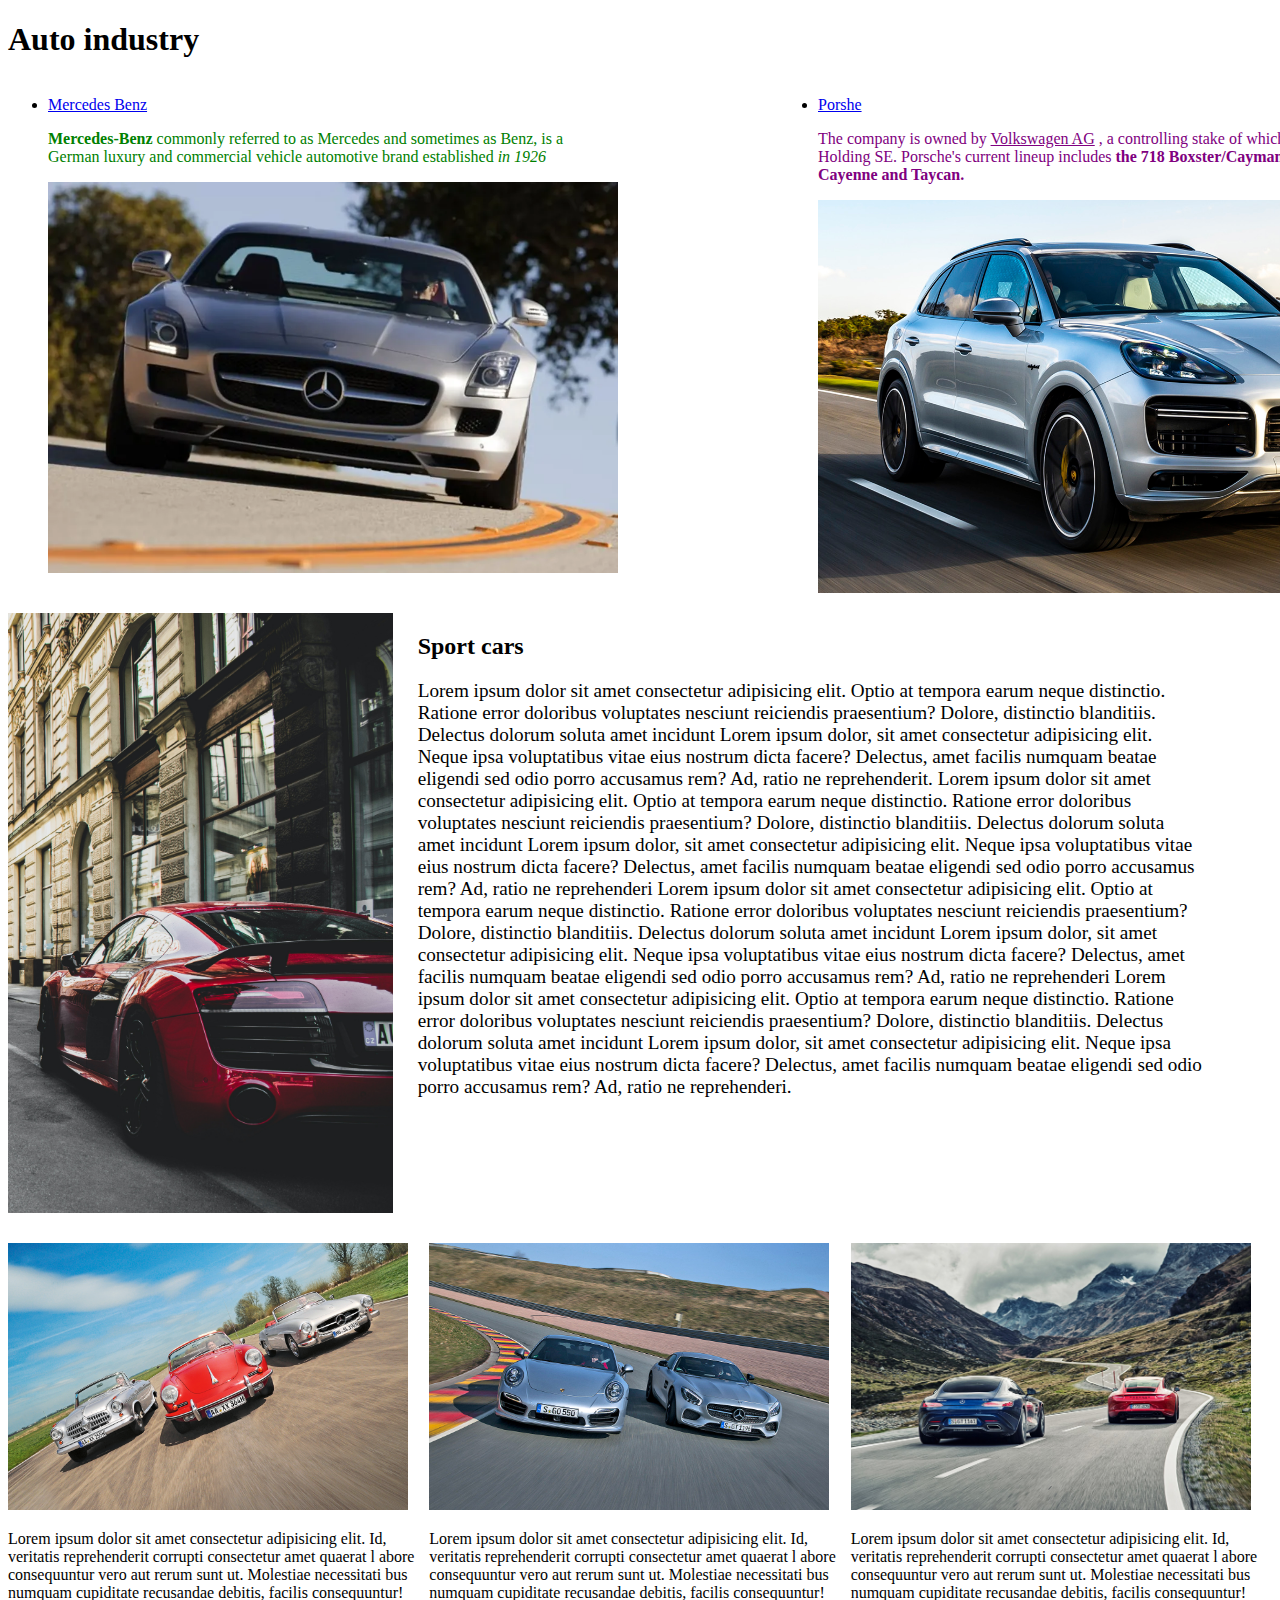
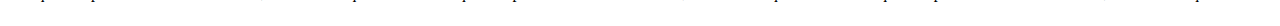
<file: index.html>
<!DOCTYPE html>
<html lang="en">
<head>
    <meta charset="UTF-8">
    <meta http-equiv="X-UA-Compatible" content="IE=edge">
    <meta name="viewport" content="width=device-width, initial-scale=1.0">
    <title>Automobil</title>
</head>
<h1>Auto industry</h1> 

<body>
 <div style="display: flex;">
    <ul style="display: flex; gap: 200px;">
     <li>
      <a href="https://www.mercedes-benz.com/en/" target="_blank"> Mercedes Benz</a>
      <p style="color: green;">
       <strong>Mercedes-Benz </strong> commonly referred to 
        as Mercedes and sometimes as Benz,
         is a German luxury and commercial vehicle 
         automotive brand established <i>in 1926 </i> 
        </p>
        <img src="image/sls_gallery5.webp" width="570px" alt="Mercedes">
    </li>
    <li>
      <a href="https://www.porsche.com/central-eastern-europe/en/_georgia_/" target="_blank"> Porshe</a>
      <p style="color:purple;">
        The company is owned by <u>Volkswagen AG</u> ,
         a controlling stake of which is owned by Porsche 
         Automobil Holding SE. Porsche's current lineup includes <strong>
         the 718 Boxster/Cayman, 911 (992), Panamera, Macan, Cayenne 
         and Taycan.</strong>
        </p>
        <img src="image/Porsche_Cayenne_dynamic_front34_thumb.jpg" width="700px" alt="porshe">
     </li>
    </ul>
</div>
<div style="display: flex; gap: 25px;">
    <img src="image/pexels-yurii-hlei-1545743.jpg" height="600" width="40%" alt="car">
    <div>
        <h2>Sport cars</h2>
        <div style="font-size: larger; margin-right: 70px">
        <p>
        Lorem ipsum dolor sit amet consectetur adipisicing elit.
         Optio at tempora earum neque distinctio. Ratione error
        doloribus voluptates nesciunt reiciendis praesentium? Dolore,
        distinctio blanditiis. Delectus dolorum soluta amet incidunt 
        Lorem ipsum dolor, sit amet consectetur adipisicing elit. Neque 
        ipsa voluptatibus vitae eius nostrum dicta facere? Delectus, amet
         facilis numquam beatae eligendi sed odio porro accusamus rem? Ad, ratio
         ne reprehenderit.  Lorem ipsum dolor sit amet consectetur adipisicing elit.
         Optio at tempora earum neque distinctio. Ratione error
        doloribus voluptates nesciunt reiciendis praesentium? Dolore,
        distinctio blanditiis. Delectus dolorum soluta amet incidunt 
        Lorem ipsum dolor, sit amet consectetur adipisicing elit. Neque 
        ipsa voluptatibus vitae eius nostrum dicta facere? Delectus, amet
         facilis numquam beatae eligendi sed odio porro accusamus rem? Ad, ratio
        ne reprehenderi  Lorem ipsum dolor sit amet consectetur adipisicing elit.
        Optio at tempora earum neque distinctio. Ratione error
        doloribus voluptates nesciunt reiciendis praesentium? Dolore,
        distinctio blanditiis. Delectus dolorum soluta amet incidunt 
        Lorem ipsum dolor, sit amet consectetur adipisicing elit. Neque 
        ipsa voluptatibus vitae eius nostrum dicta facere? Delectus, amet
         facilis numquam beatae eligendi sed odio porro accusamus rem? Ad, ratio
         ne reprehenderi  Lorem ipsum dolor sit amet consectetur adipisicing elit.
         Optio at tempora earum neque distinctio. Ratione error
        doloribus voluptates nesciunt reiciendis praesentium? Dolore,
        distinctio blanditiis. Delectus dolorum soluta amet incidunt 
        Lorem ipsum dolor, sit amet consectetur adipisicing elit. Neque 
        ipsa voluptatibus vitae eius nostrum dicta facere? Delectus, amet
         facilis numquam beatae eligendi sed odio porro accusamus rem? Ad, ratio
         ne reprehenderi.
        </p>
        </div>
    </div>
</div>
<div style="display: flex; margin-top: 30px; gap: 25;">
    <div>
        <img src="image/Classic & Sports Car – Mercedes-Benz 190SL vs Borgward Isabella vs Porsche 356 – 14.png" width="400px" alt="">
        <p>
            Lorem ipsum dolor sit amet consectetur adipisicing elit. 
            Id, veritatis reprehenderit corrupti consectetur amet quaerat l
            abore consequuntur vero aut rerum sunt ut. Molestiae necessitati
            bus numquam cupiditate recusandae debitis, facilis consequuntur!
        </p>
    </div>
    <div>
        <img src="image/911-amg-gt-1.jpg" width="400px" alt="">
        <p>
            Lorem ipsum dolor sit amet consectetur adipisicing elit. 
            Id, veritatis reprehenderit corrupti consectetur amet quaerat l
            abore consequuntur vero aut rerum sunt ut. Molestiae necessitati
            bus numquam cupiditate recusandae debitis, facilis consequuntur!
        </p>
    </div>
  <div>
    <img src="image/01mercgtvporsche911.jpg" width="400px" alt="">
    <p>
        Lorem ipsum dolor sit amet consectetur adipisicing elit. 
        Id, veritatis reprehenderit corrupti consectetur amet quaerat l
        abore consequuntur vero aut rerum sunt ut. Molestiae necessitati
        bus numquam cupiditate recusandae debitis, facilis consequuntur!
    </p>
</div>
</div>



</body>
</html>
</file>
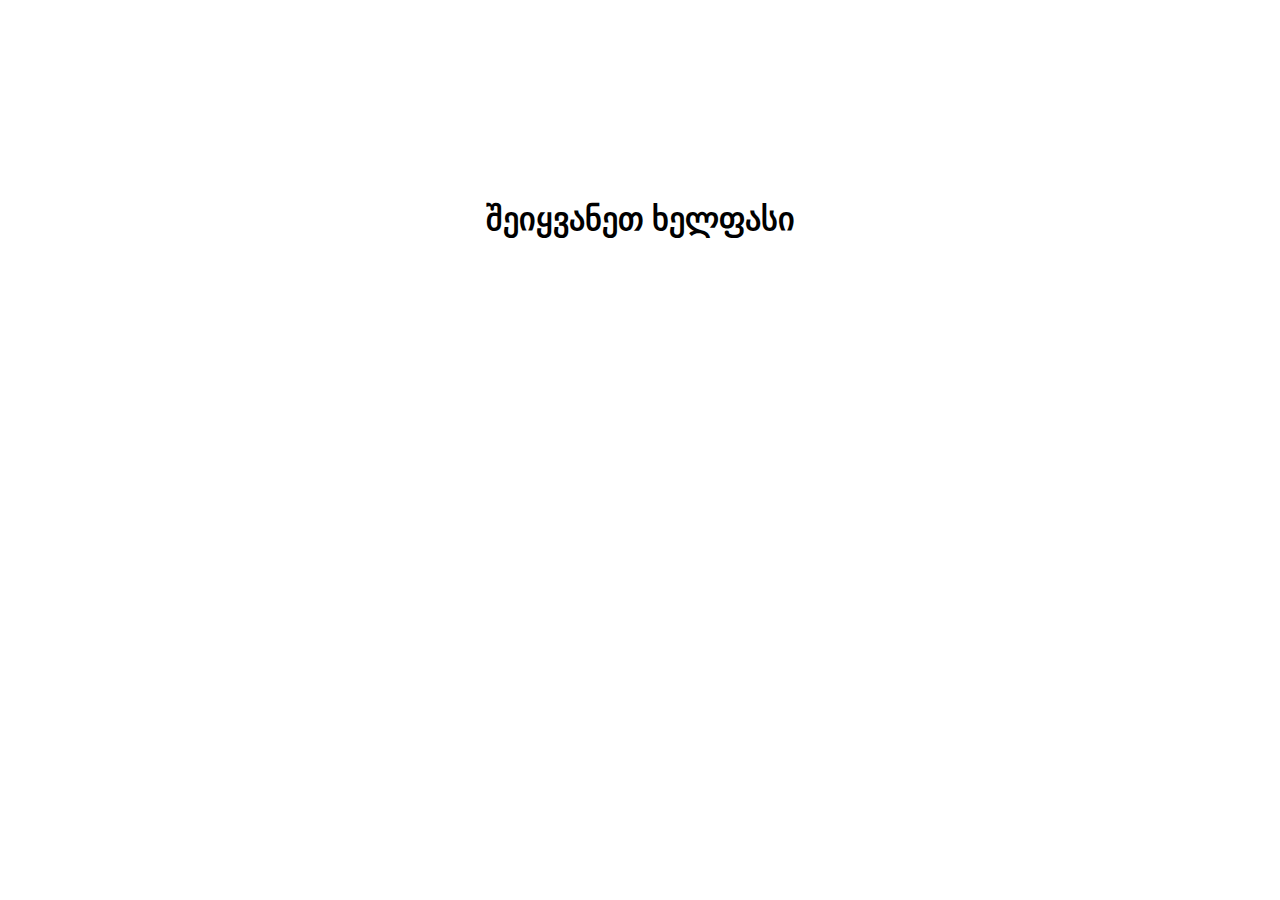
<file: lec 10/index.html>
<!DOCTYPE html>
<html lang="en">
<head>
    <meta charset="UTF-8">
    <meta http-equiv="X-UA-Compatible" content="IE=edge">
    <meta name="viewport" content="width=device-width, initial-scale=1.0">
    <title>firstjava</title>
</head>
<body>
    <h1 style="text-align: center; margin-top: 200px;">შეიყვანეთ ხელფასი</h1>
    <script src="src/script.js"></script>
</body>
</html>
</file>
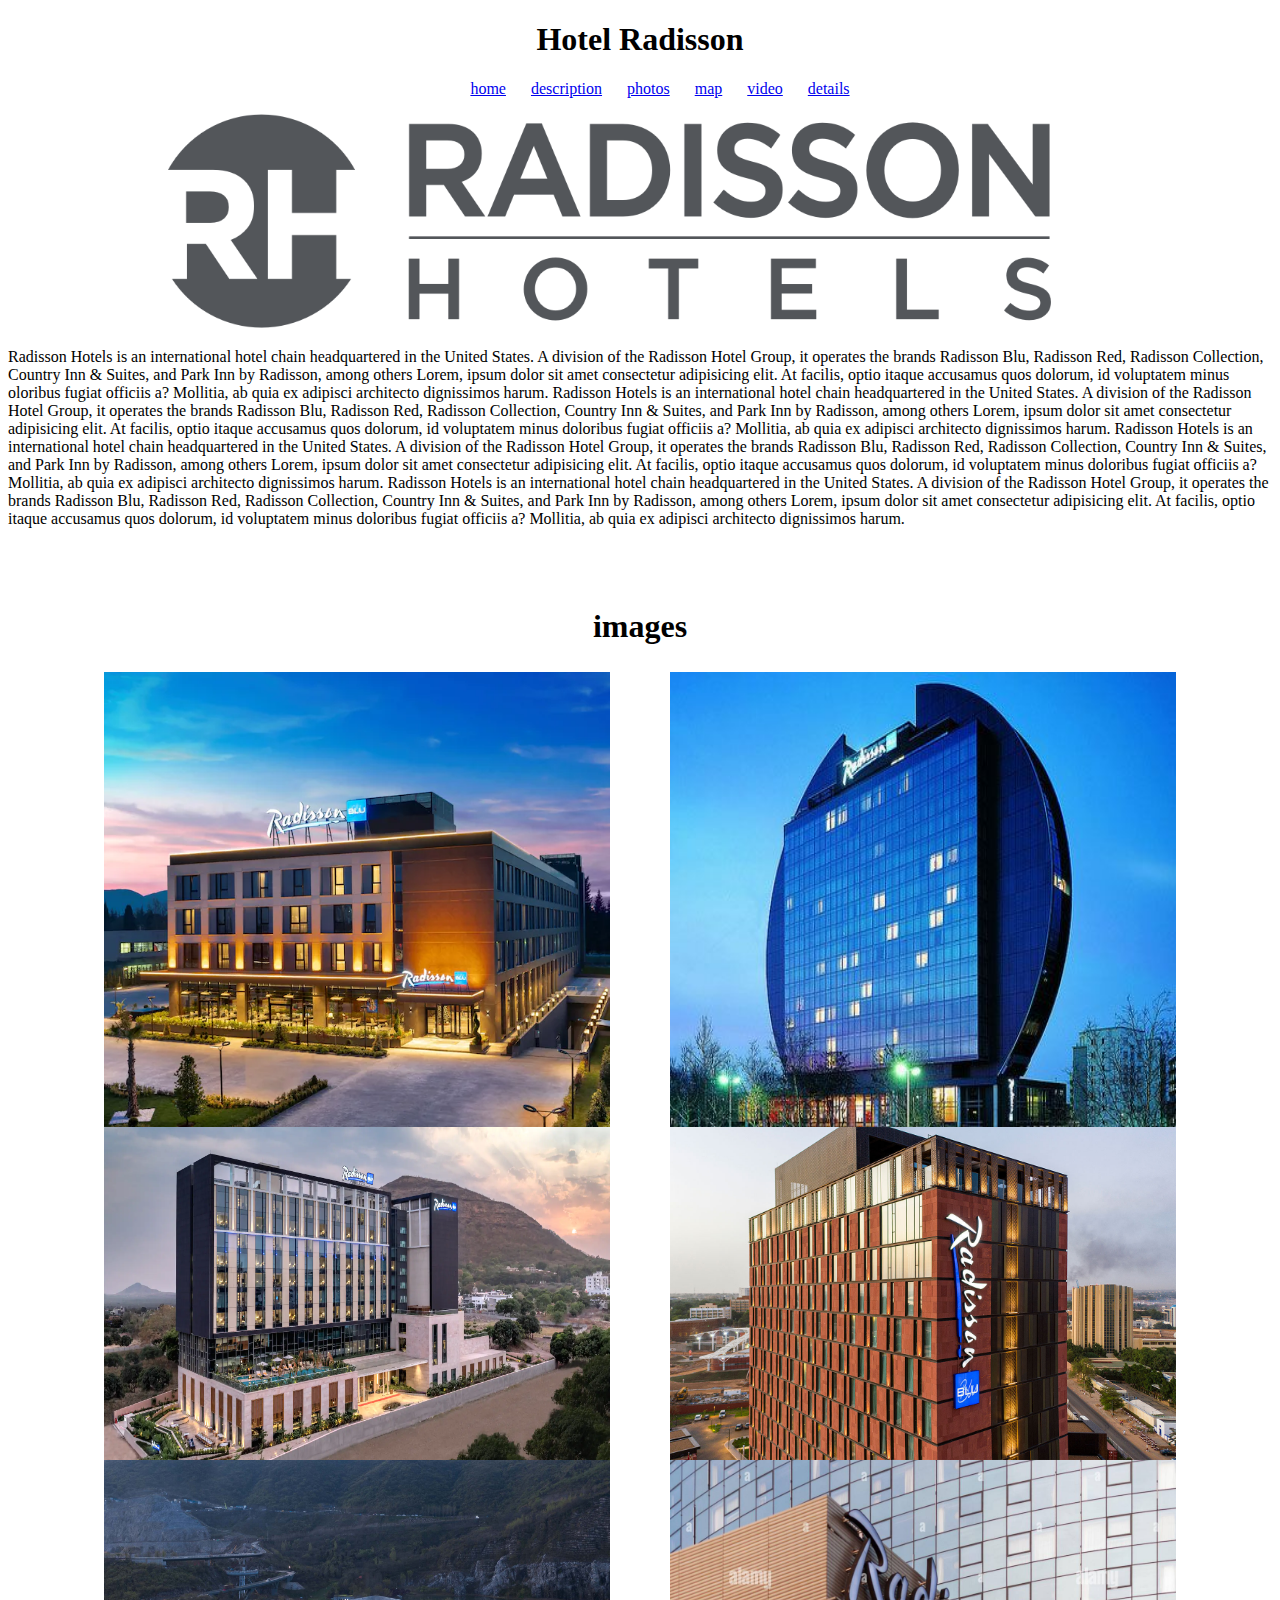
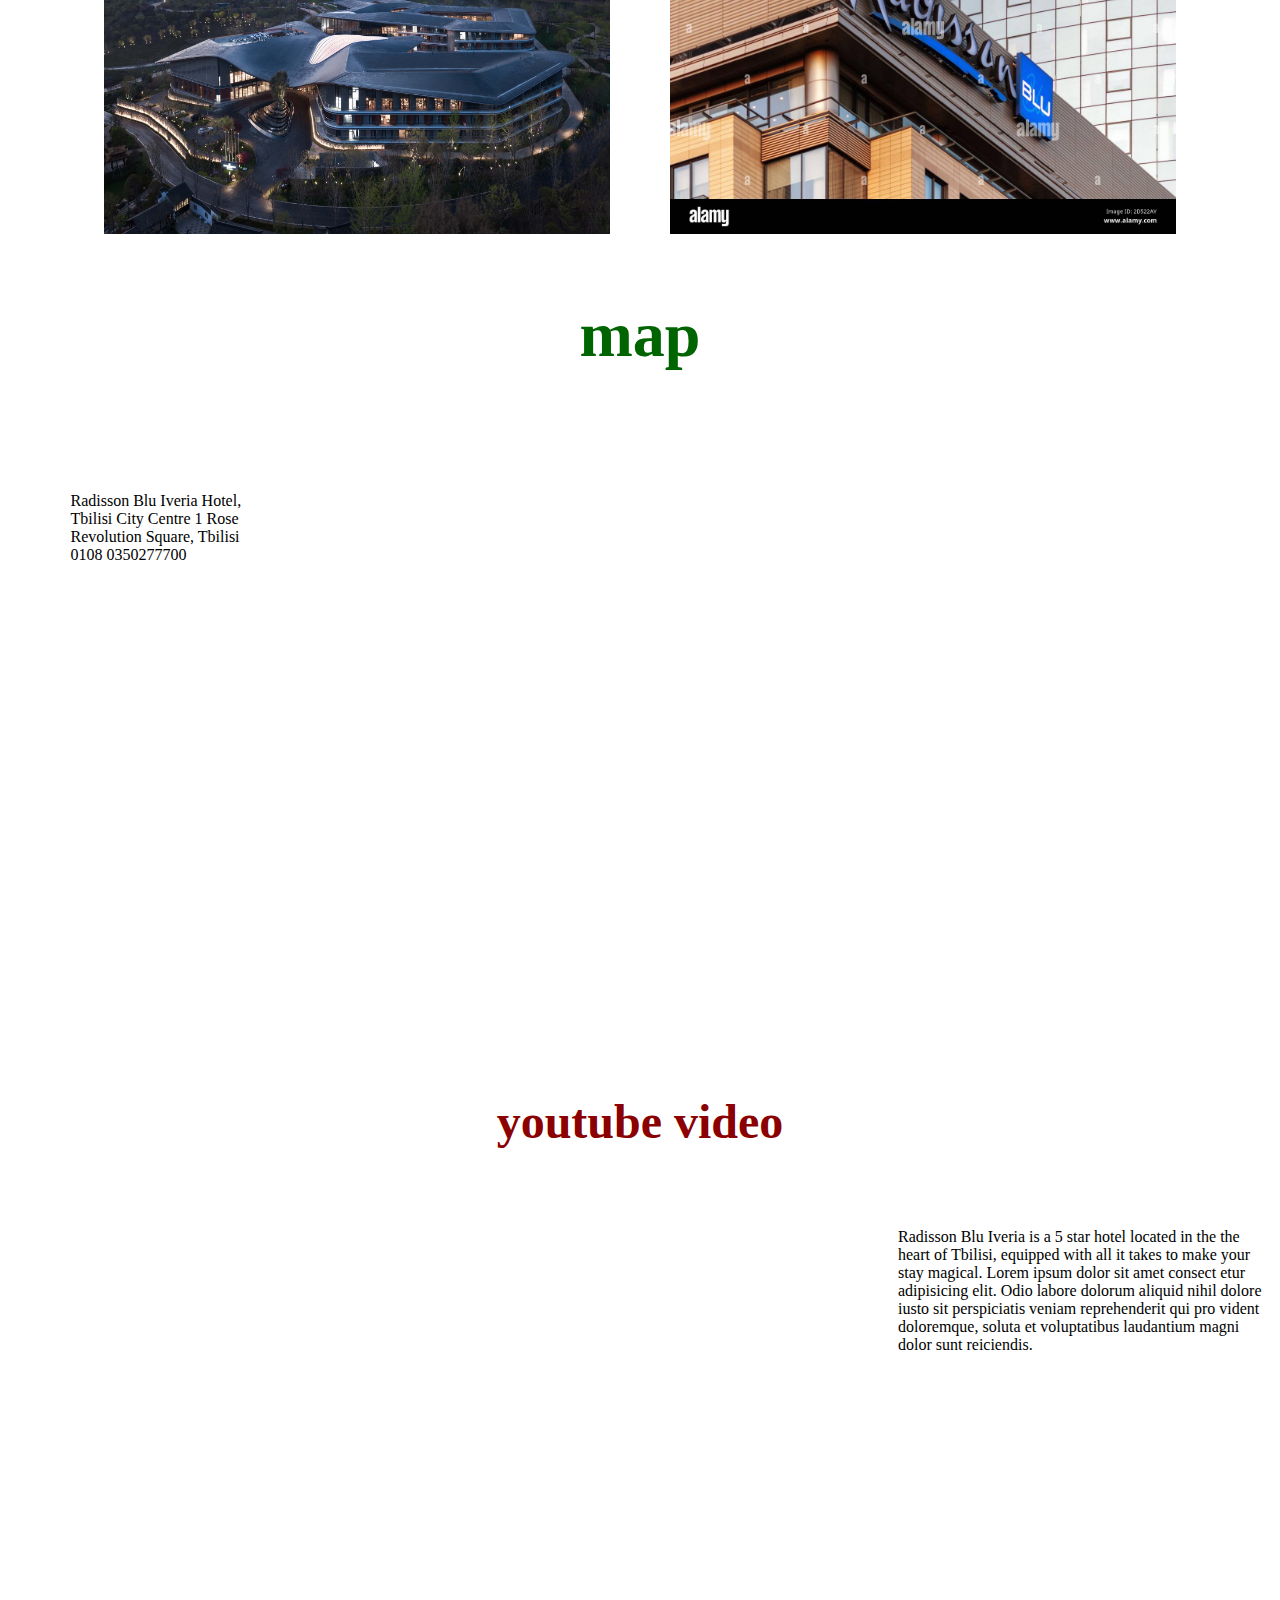
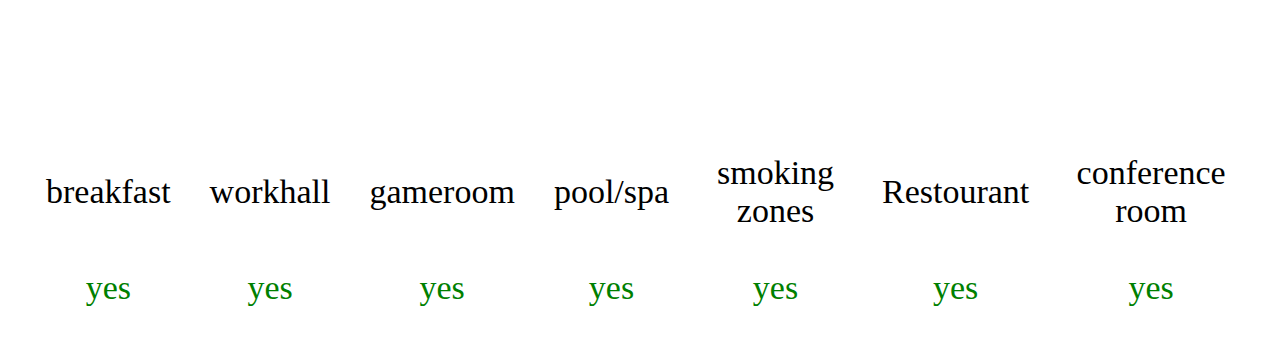
<file: lec 3/index.html>
<!DOCTYPE html>
<html lang="en">

<head>
   <meta charset="UTF-8">
   <meta http-equiv="X-UA-Compatible" content="IE=edge">
   <meta name="viewport" content="width=device-width, initial-scale=1.0">
   <title>Document</title>
</head>

<body>
   <h1 style="text-align: center;">Hotel Radisson</h1>
   <ul style="display: flex;list-style: none;gap: 25px; justify-content: center; ">
      <li>
         <a href="#home">home</a>
      </li>
      <li>
         <a href="#desctription">description</a>
      </li>
      <li>
         <a href="#photos">photos</a>
      </li>
      <li>
         <a href="#map">map</a>
      </li>
      <li>
         <a href="#video"> video</a>
      </li>
      <li>
         <a href="#details">details</a>
      </li>
   </ul>
   <div style="margin-left: 20ch; ">
      <img src="image3/radisson-hotels-ressorts.png" width="80%" alt="">
   </div>
   <div id="description">
      <p>
         Radisson Hotels is an international
         hotel chain headquartered in the United States. A division
         of the Radisson Hotel Group, it operates the brands Radisson Blu,
         Radisson Red, Radisson Collection, Country Inn & Suites, and Park Inn by
         Radisson, among others Lorem, ipsum dolor sit amet consectetur adipisicing
         elit. At facilis, optio itaque accusamus quos dolorum, id voluptatem minus
         oloribus fugiat officiis a? Mollitia, ab quia ex adipisci architecto dignissimos harum.
         Radisson Hotels is an international
         hotel chain headquartered in the United States. A division
         of the Radisson Hotel Group, it operates the brands Radisson Blu,
         Radisson Red, Radisson Collection, Country Inn & Suites, and Park Inn by
         Radisson, among others Lorem, ipsum dolor sit amet consectetur adipisicing
         elit. At facilis, optio itaque accusamus quos dolorum, id voluptatem minus
         doloribus fugiat officiis a? Mollitia, ab quia ex adipisci architecto dignissimos harum. Radisson Hotels is an
         international
         hotel chain headquartered in the United States. A division
         of the Radisson Hotel Group, it operates the brands Radisson Blu,
         Radisson Red, Radisson Collection, Country Inn & Suites, and Park Inn by
         Radisson, among others Lorem, ipsum dolor sit amet consectetur adipisicing
         elit. At facilis, optio itaque accusamus quos dolorum, id voluptatem minus
         doloribus fugiat officiis a? Mollitia, ab quia ex adipisci architecto dignissimos harum. Radisson Hotels is an
         international
         hotel chain headquartered in the United States. A division
         of the Radisson Hotel Group, it operates the brands Radisson Blu,
         Radisson Red, Radisson Collection, Country Inn & Suites, and Park Inn by
         Radisson, among others Lorem, ipsum dolor sit amet consectetur adipisicing
         elit. At facilis, optio itaque accusamus quos dolorum, id voluptatem minus
         doloribus fugiat officiis a? Mollitia, ab quia ex adipisci architecto dignissimos harum.
      </p>
   </div>
   <h2 style="margin-top: 5ch;text-align: center; font-size: 4ch; color: dark blue;">images</h2>
   <div id="photos" style=" justify-content: center; ">
      <div style="display: flex; gap: 60px;  justify-content: center; ">
         <img src="image3/16256-124866-f68880280_3xl.webp" width="40%" alt="">
         <img src="image3/6ad0def4db035def6c904aa2da64584d.jpg" width="40%" alt="">
      </div>
      <div style="display: flex; gap: 60px; justify-content: center; ">
         <img src="image3/16256-126780-m26046072.webp" width="40%" alt="">
         <img src="image3/fotoprog-132167.1594633185.9227.jpg" width="40%" alt="">
      </div>
      <div style="display: flex; gap: 60px; justify-content: center;  ">
         <img src="image3/not-ready-radisson-collection-resort-archi-union-architects_2.jpg" width="40%" alt="">
         <img src="image3/radisson-blu-hotel-logo-on-modern-hotel-facade-moscow-05102020-2D522AY.jpg" width="40%"
            alt="">
      </div>
   </div>
   <h3 style="text-align: center; font-size: 8ch;  color: darkgreen;">map</h3>
   <div id="map" style="margin-top: 13ch; display: flex; justify-content: center;">
      <div style="width: 5cm;">
         <p>Radisson Blu Iveria Hotel, Tbilisi City Centre
            1 Rose Revolution Square, Tbilisi 0108
            0350277700</p>
      </div>
      <div>
         <iframe
            src="https://www.google.com/maps/embed?pb=!1m18!1m12!1m3!1d23822.050877422145!2d44.77506297181053!3d41.72577598874652!2m3!1f0!2f0!3f0!3m2!1i1024!2i768!4f13.1!3m3!1m2!1s0x40440cdbf7273b51%3A0x9b962949dfbe6cce!2sRadisson%20Blu%20Iveria%20Hotel%2C%20Tbilisi%20City%20Centre!5e0!3m2!1sen!2sge!4v1681811989003!5m2!1sen!2sge"
            width="950" height="550" style="border:0;" allowfullscreen="" loading="lazy"
            referrerpolicy="no-referrer-when-downgrade"></iframe></iframe>
      </div>
   </div>
   <div style="text-align: center; font-size: 6ch; ">
      <h4 style="color: darkred;">youtube video</h4>
   </div>
   <div id="video" style="margin-top: 0.9cm; justify-content: center; display: flex; gap: 30px; ">
      <div>
         <iframe src="https://www.youtube.com/embed/hjfPOFyK7o0" title="YouTube video player" frameborder="0"
            width="860" height="415"
            allow="accelerometer; autoplay; clipboard-write; encrypted-media; gyroscope; picture-in-picture; web-share"
            allowfullscreen></iframe>
      </div>
      <div>
         <p>Radisson Blu Iveria is a 5 star hotel located in the the heart
            of Tbilisi, equipped with all it takes to make your stay magical. Lorem ipsum dolor sit amet consect
            etur adipisicing elit. Odio
            labore dolorum aliquid nihil dolore iusto sit perspiciatis veniam reprehenderit qui pro
            vident doloremque, soluta et voluptatibus laudantium magni dolor sunt reiciendis.
         </p>
      </div>
   </div>
   <div style="font-size: 0.9cm; text-align: center; margin-top: 5ch;" id="details">
      <table style="border-spacing: 1cm;">
         <tr>
            <td>breakfast</td>
            <td>workhall</td>
            <td>gameroom</td>
            <td>pool/spa</td>
            <td>smoking zones</td>
            <td>Restourant</td>
            <td>conference room</td>
         </tr>
         <tr style="color: green;">
            <td>yes</td>
            <td>yes</td>
            <td>yes</td>
            <td>yes</td>
            <td>yes</td>
            <td>yes</td>
            <td>yes</td>
         </tr>
      </table>
   </div>
</body>
</html>
</file>
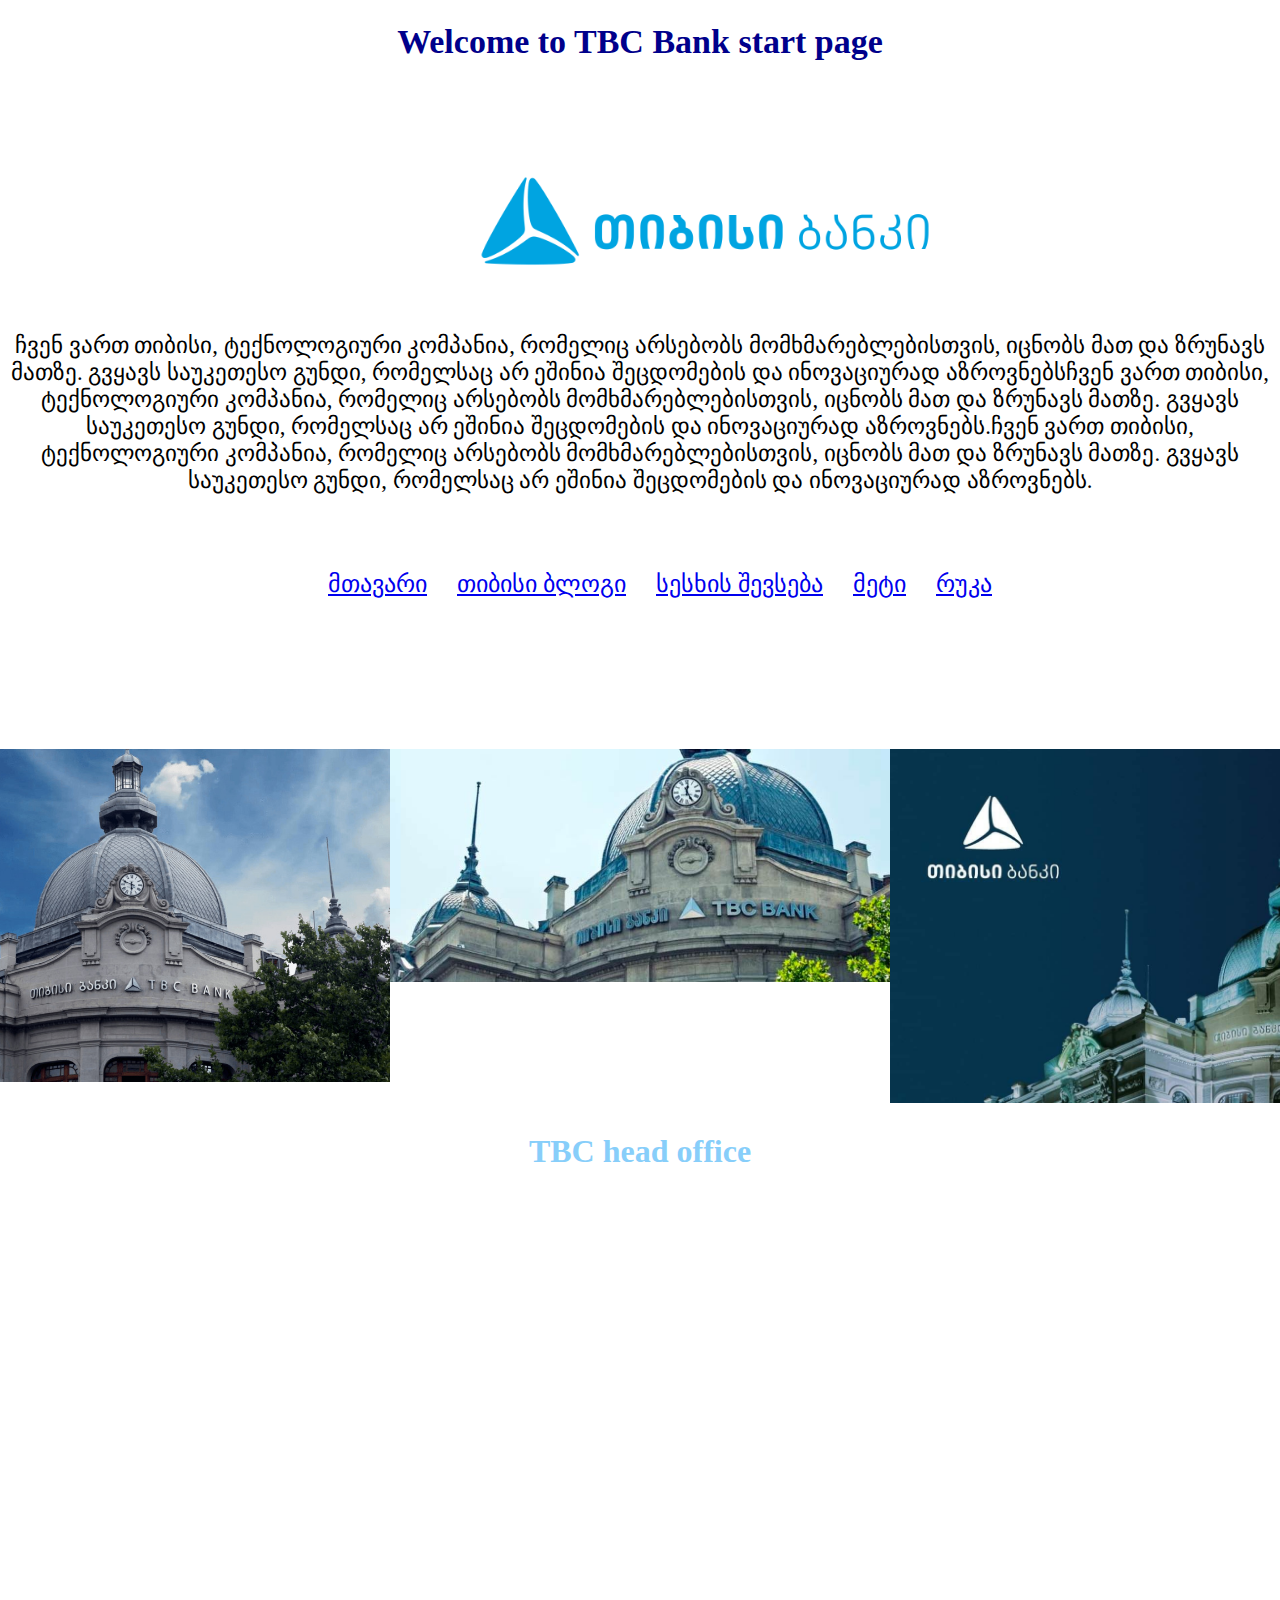
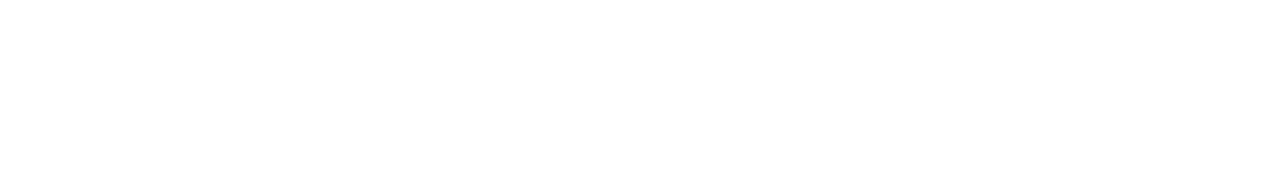
<file: lec 4/index.html>
<!DOCTYPE html>
<html lang="en">

<head>
    <meta charset="UTF-8">
    <meta http-equiv="X-UA-Compatible" content="IE=edge">
    <meta name="viewport" content="width=device-width, initial-scale=1.0">
    <title>TBC</title>
</head>

<body>
    <h1 style="text-align: center; font-size: 0.9cm; color: darkblue;">Welcome to TBC Bank start page </h1>
    <div style="margin-left: 12cm; margin-top: 2cm;">
        <img src="img/1200px-Tbc-logo-ka_GE.svg.png" width="60%" height="auto" alt="">
    </div>
    <p style="font-size: 0.6cm; text-align: center;">ჩვენ ვართ თიბისი, ტექნოლოგიური კომპანია, რომელიც არსებობს
        მომხმარებლებისთვის, იცნობს მათ და ზრუნავს მათზე. გვყავს
        საუკეთესო გუნდი, რომელსაც არ ეშინია შეცდომების და ინოვაციურად აზროვნებსჩვენ ვართ თიბისი, ტექნოლოგიური კომპანია,
        რომელიც არსებობს მომხმარებლებისთვის, იცნობს მათ და ზრუნავს მათზე. გვყავს საუკეთესო გუნდი, რომელსაც არ ეშინია
        შეცდომების და ინოვაციურად აზროვნებს.ჩვენ ვართ თიბისი, ტექნოლოგიური კომპანია, რომელიც არსებობს
        მომხმარებლებისთვის, იცნობს მათ და ზრუნავს მათზე. გვყავს საუკეთესო გუნდი, რომელსაც არ ეშინია შეცდომების და
        ინოვაციურად აზროვნებს.</p>
    <ul
        style="display: flex; list-style: none; gap: 30px;font-size: x-large; justify-content: center; margin-top: 2cm;">
        <li>
            <a href="index.html">მთავარი</a>
        </li>
        <li>
            <a href="service.html">თიბისი ბლოგი</a>
        </li>
        <li>
            <a href="contact.html">სესხის შევსება</a>
        </li>
        <li>
            <a href="https://www.tbcbank.ge/web/ka" target="_blank">მეტი</a>
        </li>
        <li>
            <a href="#რუკა">რუკა</a>
        </li>
    </ul>
    <div style="display: flex; width: 100%; margin-top: 4cm; justify-content: center;">
        <div>
            <img src="img/EdaCWYCug1fUZQANFw2ZEQ9x_9cqA8oG.jpg" width="500px" alt="">
        </div>
        <div>
            <img src="img/TBC-Bank-ge.jpg" width="500px" alt="">
        </div>
        <div>
            <img src="img/TBC.jpg" width="500px" alt="">
        </div>
    </div>
    <h2 style="text-align: center; font-size: xx-large; color: lightskyblue;" id="რუკა">TBC head office</h2>
    <div style="margin-top: 4cm;">
        <iframe
            src="https://www.google.com/maps/embed?pb=!1m18!1m12!1m3!1d23822.050877422145!2d44.77506297181053!3d41.72577598874652!2m3!1f0!2f0!3f0!3m2!1i1024!2i768!4f13.1!3m3!1m2!1s0x405b6ecb33fd58e3%3A0x801c24afb92299e7!2sTBC%20Bank%20Head%20Office!5e0!3m2!1sen!2sge!4v1682015778572!5m2!1sen!2sge"
            width="1500" height="450" style="border:0;" allowfullscreen="" loading="lazy"
            referrerpolicy="no-referrer-when-downgrade"></iframe>
    </div>
</body>

</html>
</file>
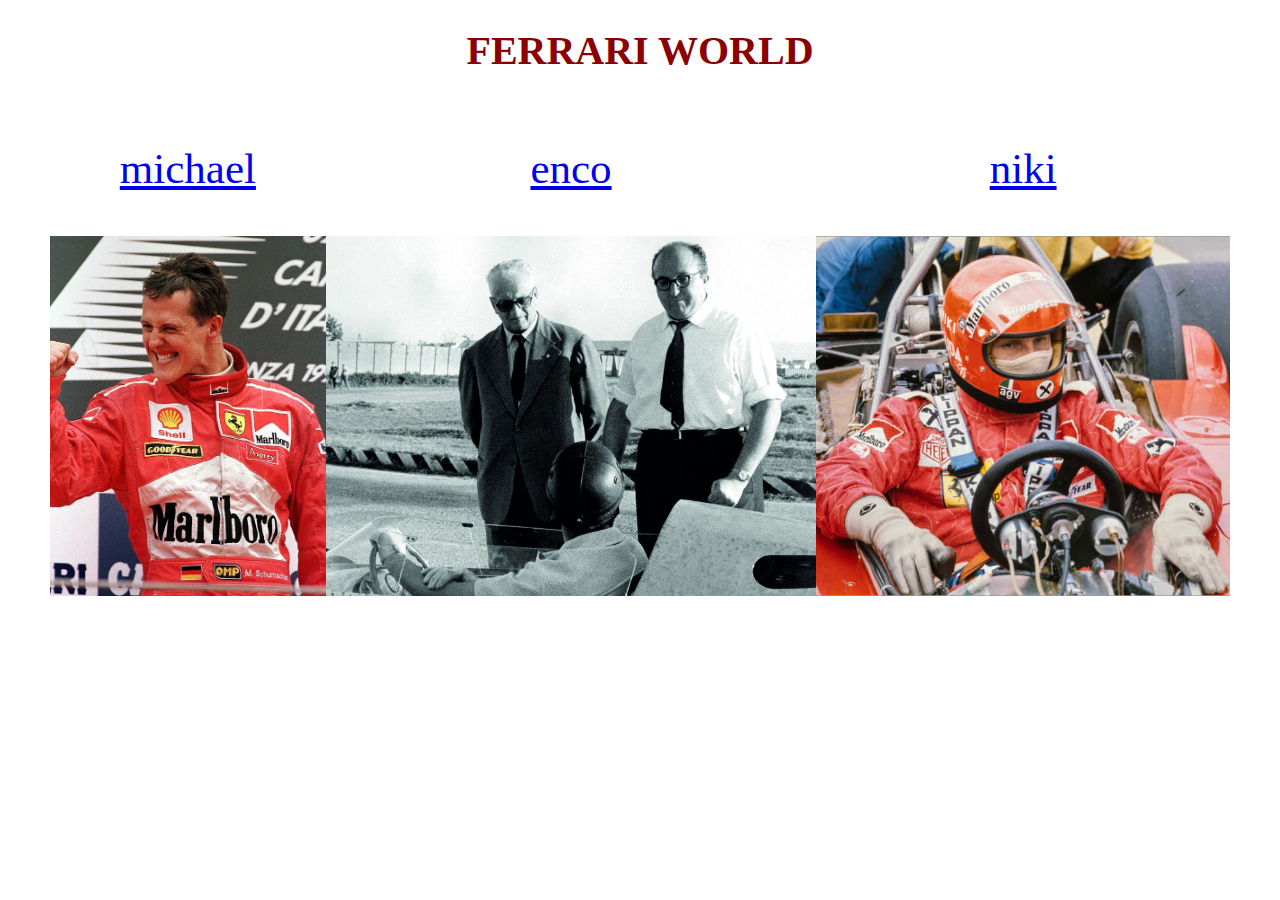
<file: lec 5/index.html>
<!DOCTYPE html>
<html lang="en">

<head>
    <meta charset="UTF-8">
    <meta http-equiv="X-UA-Compatible" content="IE=edge">
    <meta name="viewport" content="width=device-width, initial-scale=1.0">
    <link rel="stylesheet" href="scr/styles/styles.css">
    <title>Document</title>
</head>

<body>
    <header>
        <!-- <div class="human">
            <nav>
                <ul class="mans">
                    <li>
                        Michael blog
                    </li>
                    <li>
                        Enco blog
                    </li>
                    <li>
                        Niki blog
                    </li>
                </ul>
            </nav>
        </div> -->
        <h1 class="scuderia">FERRARI WORLD</h1>
        <div class="f1">
            <div class="f1_1">
                <div class="f1_2">
                    <p> <a href="blog.html"> michael</a> </p>
                    <img src="img/Michael_Schumacher_(Ferrari)_-_GP_d'Italia_1998.jpg" alt="">
                </div>
                <div class="f1_2">
                    <p> <a href="blog2.html"> enco</a></p>
                    <img src="img/car1.jpg">
                </div>
                <div class="f1_2">
                    <p> <a href="blog2.html"> niki</a></p>
                    <img src="img/1883600.jpg" alt="">
                </div>
            </div>
        </div>
    </header>
</body>

</html>
</file>
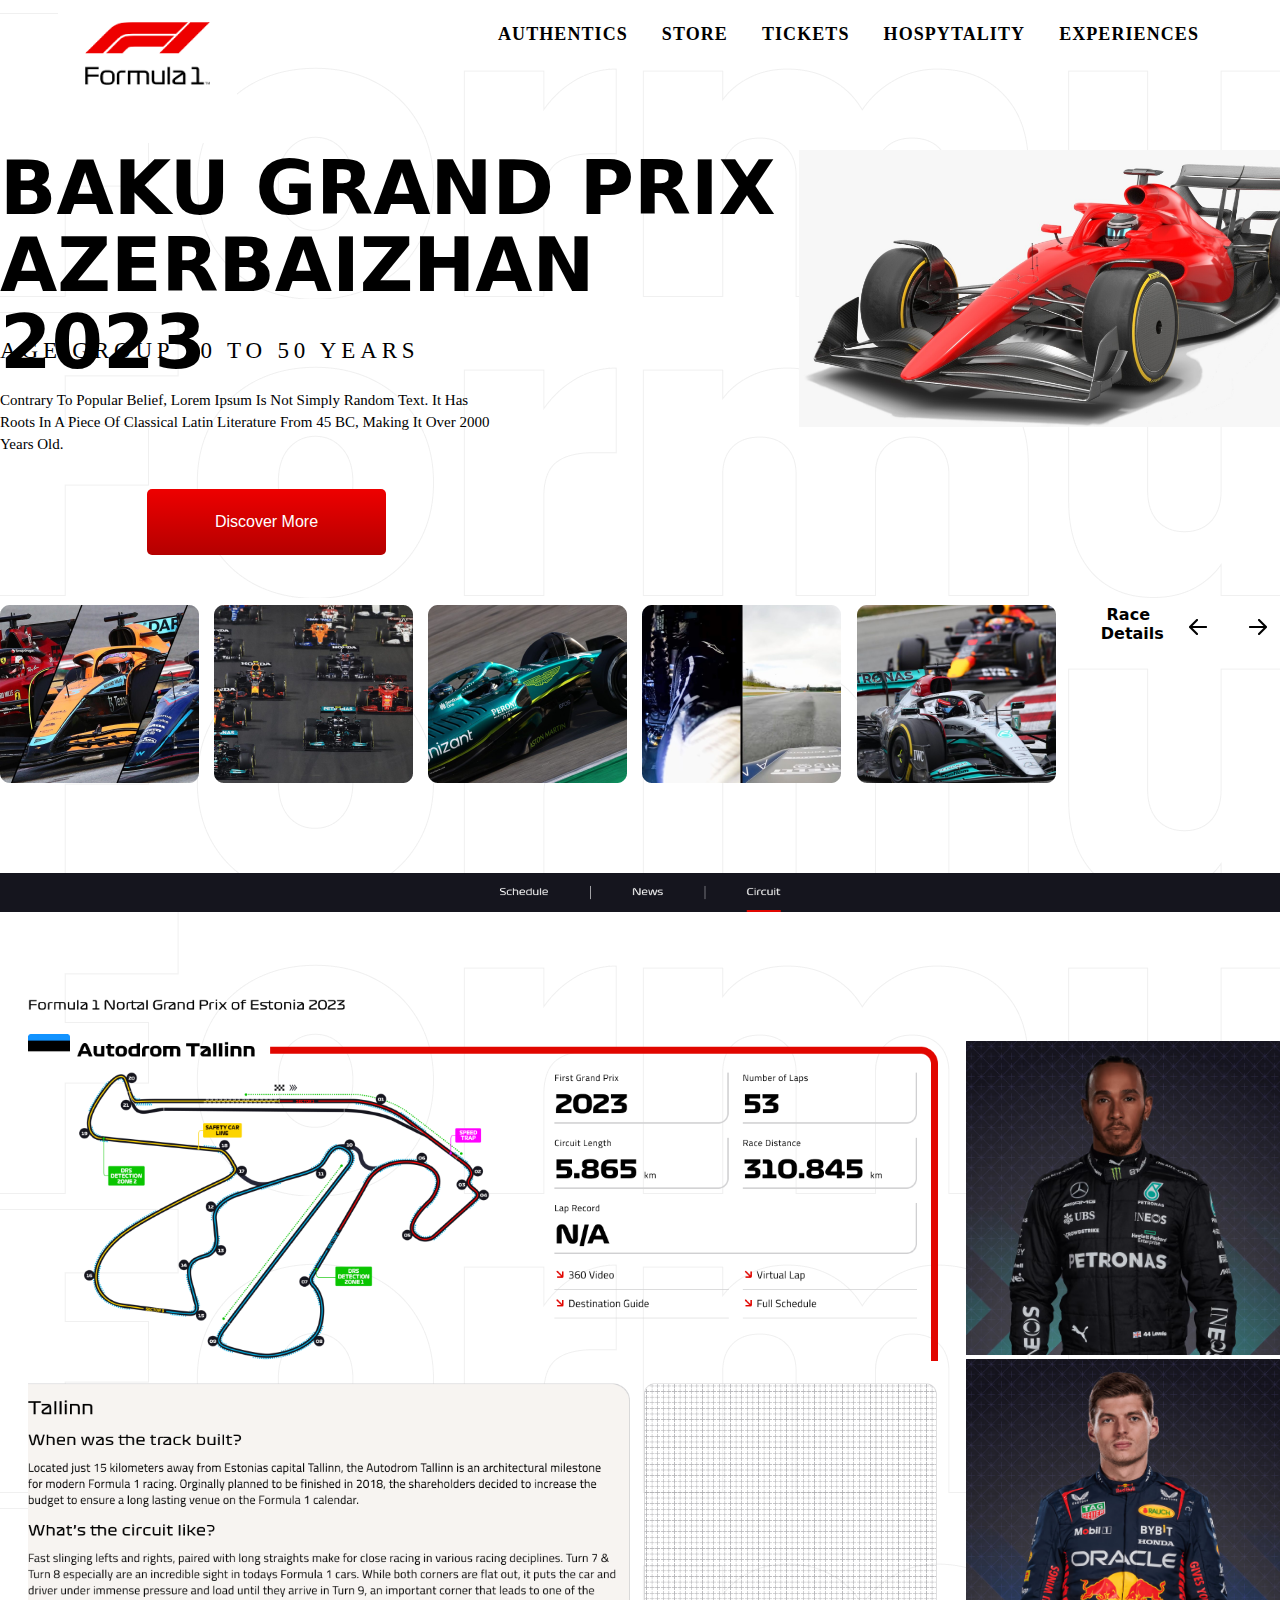
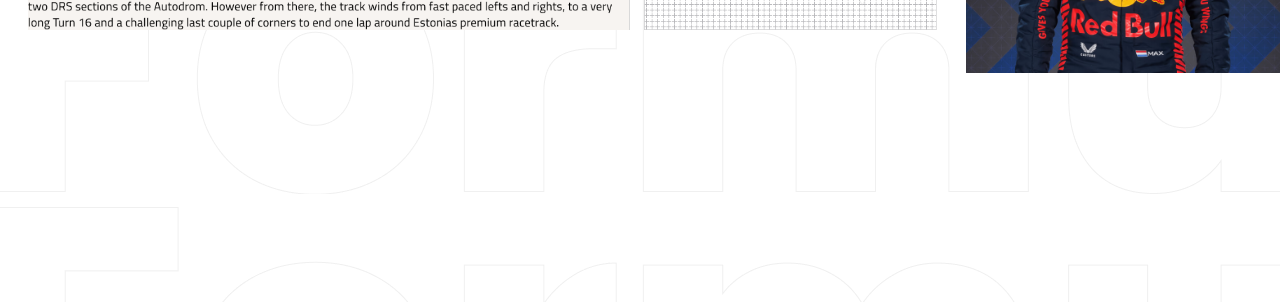
<file: lec 6/index.html>
<!DOCTYPE html>
<html lang="en">

<head>
    <meta charset="UTF-8">
    <meta http-equiv="X-UA-Compatible" content="IE=edge">
    <meta name="viewport" content="width=device-width, initial-scale=1.0">
    <link href='https://fonts.googleapis.com/css?family=Poppins' rel='stylesheet'>
    <link rel="stylesheet" href="src/styles.css">
    <title>Formula 1</title>
</head>

<body>
    <header>
        <div class="container">
            <div class="row justify-between aling-center">
                <div class="logo1">
                    <img src="src/img/download 1.png" alt="">
                </div>
                <nav>
                    <ul class="main row">
                        <li>authentics</li>
                        <li>store</li>
                        <li>tickets</li>
                        <li>hospytality</li>
                        <li>experiences</li>
                    </ul>
                </nav>
                <div class="logo2">
                    <img src="src/img/Group 1.png" alt="">
                </div>
            </div>
        </div>
    </header>
    <section id="banner">
        <div class="container">
            <div class="row justify-between aling-center">
                <div class="page1">
                    <div page1-1>
                        <h1>
                            Baku grand prix
                            azerbaizhan 2023
                        </h1>
                        <h2>
                            age group 20 to 50 years
                        </h2>
                        <p class="p1">
                            Contrary to popular belief, Lorem Ipsum is not simply random text. It has roots in a piece
                            of
                            classical Latin literature from 45 BC, making it over 2000 years old.
                        </p>
                    </div>
                    <div page1-2>
                        <img src="src/img/3d-render-f1-racing-car 1.png" alt="f1car">
                    </div>
                </div>
            </div>
        </div>
        <div>
            <button class="home-btn">Discover More</button>
        </div>
        <div class="downspace">
        </div>
        <div class="container row justify-between">
            <div class="pageimgs">
                <img src="src/img/Rectangle 4.png" alt="">
            </div>
            <div class="pageimgs">
                <img src="src/img/Rectangle 5.png" alt="">
            </div>
            <div class="pageimgs">
                <img src="src/img/Rectangle 6.png" alt="">
            </div>
            <div class="pageimgs">
                <img src="src/img/Rectangle 7.png" alt="">
            </div>
            <div class="pageimgs">
                <img src="src/img/Rectangle 8.png" alt="">
            </div>
            <div class="details">
                <p>
                    Race Details
                </p>
            </div>
            <div class="next">
                <img src="src/img/Group 2.png" alt="">
            </div>
        </div>
    </section>
    <div class="header">
        <img src="src/img/Racehub Header.png" alt="">
    </div>
    <div class="section">
        <div class="section2">
            <img src="src/img/Racehub.png" alt="">
        </div>
        <div class="section3">
            <img src="src/img/hamilton.jpg.img.1536.high.avif" alt="">
            <img src="src/img/verstappen.jpg.img.1536.high.avif" alt="">
        </div>
    </div>










</body>

</html>
</file>
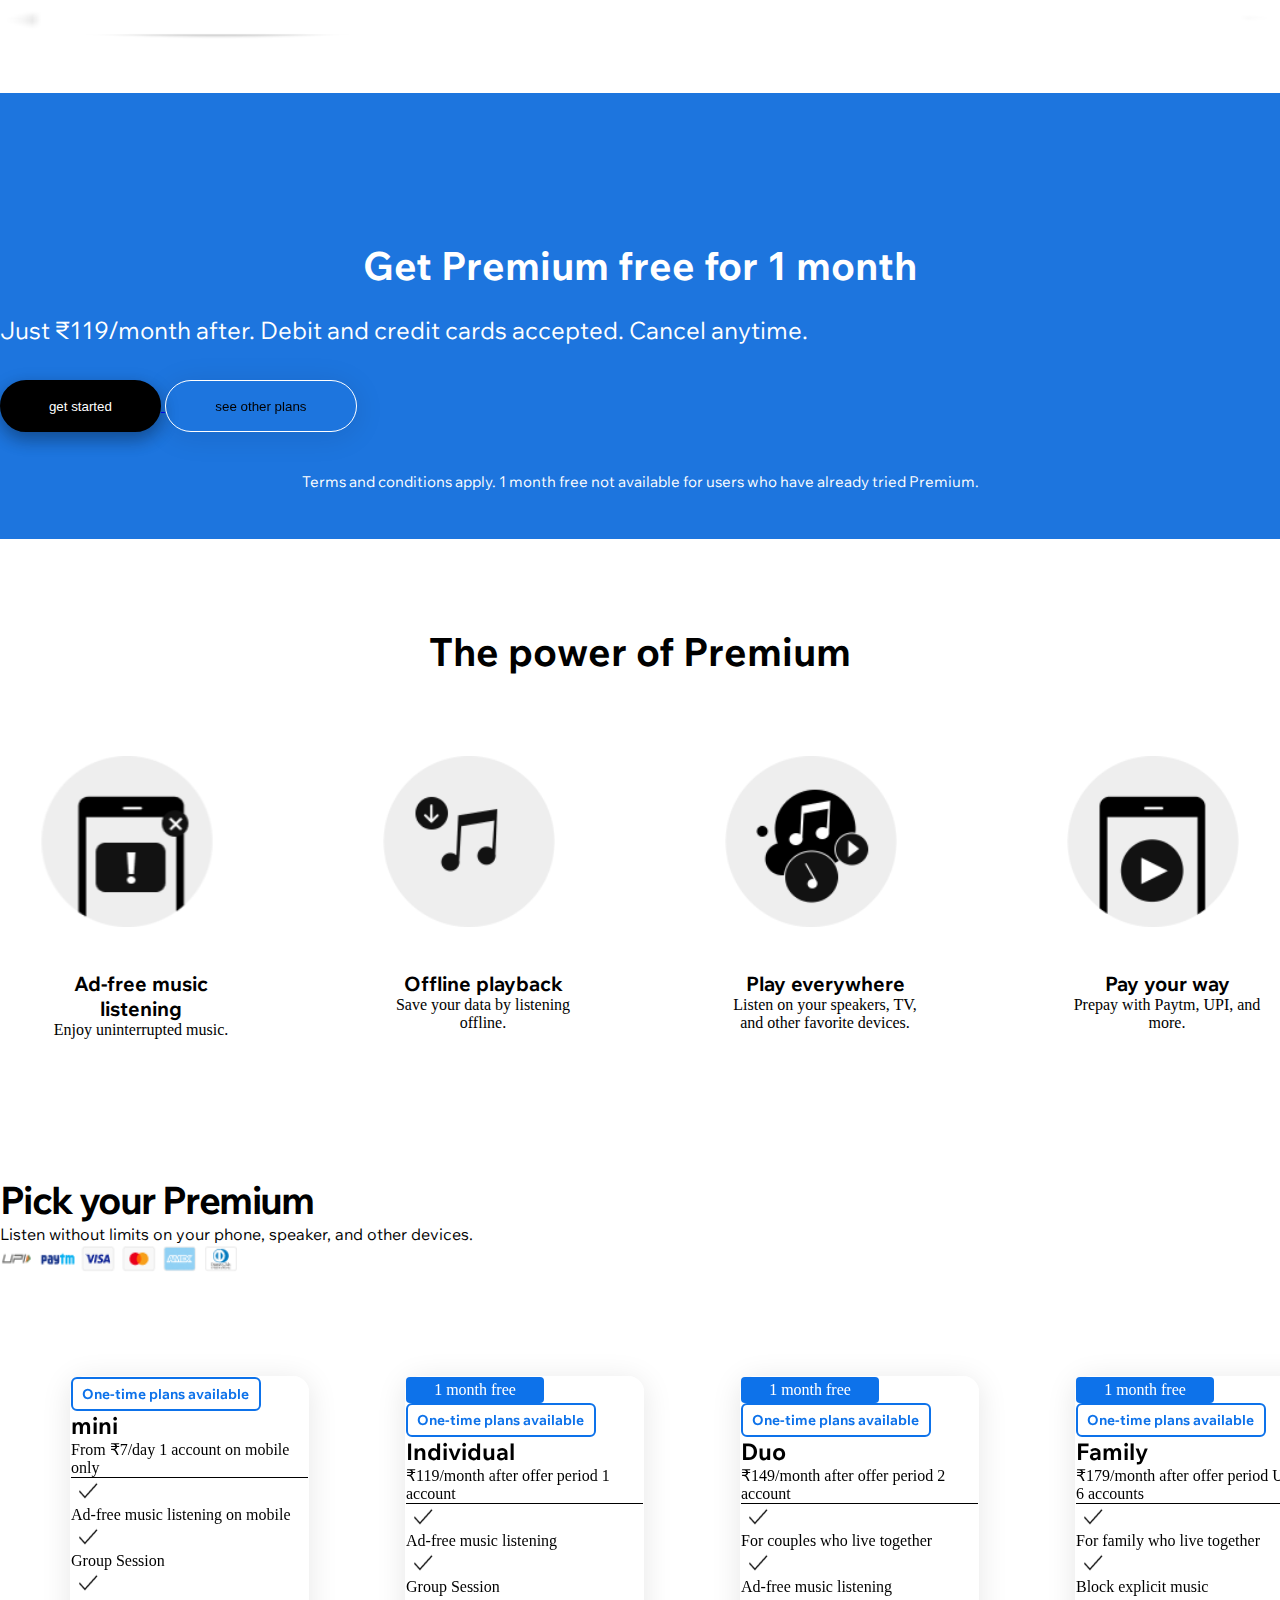
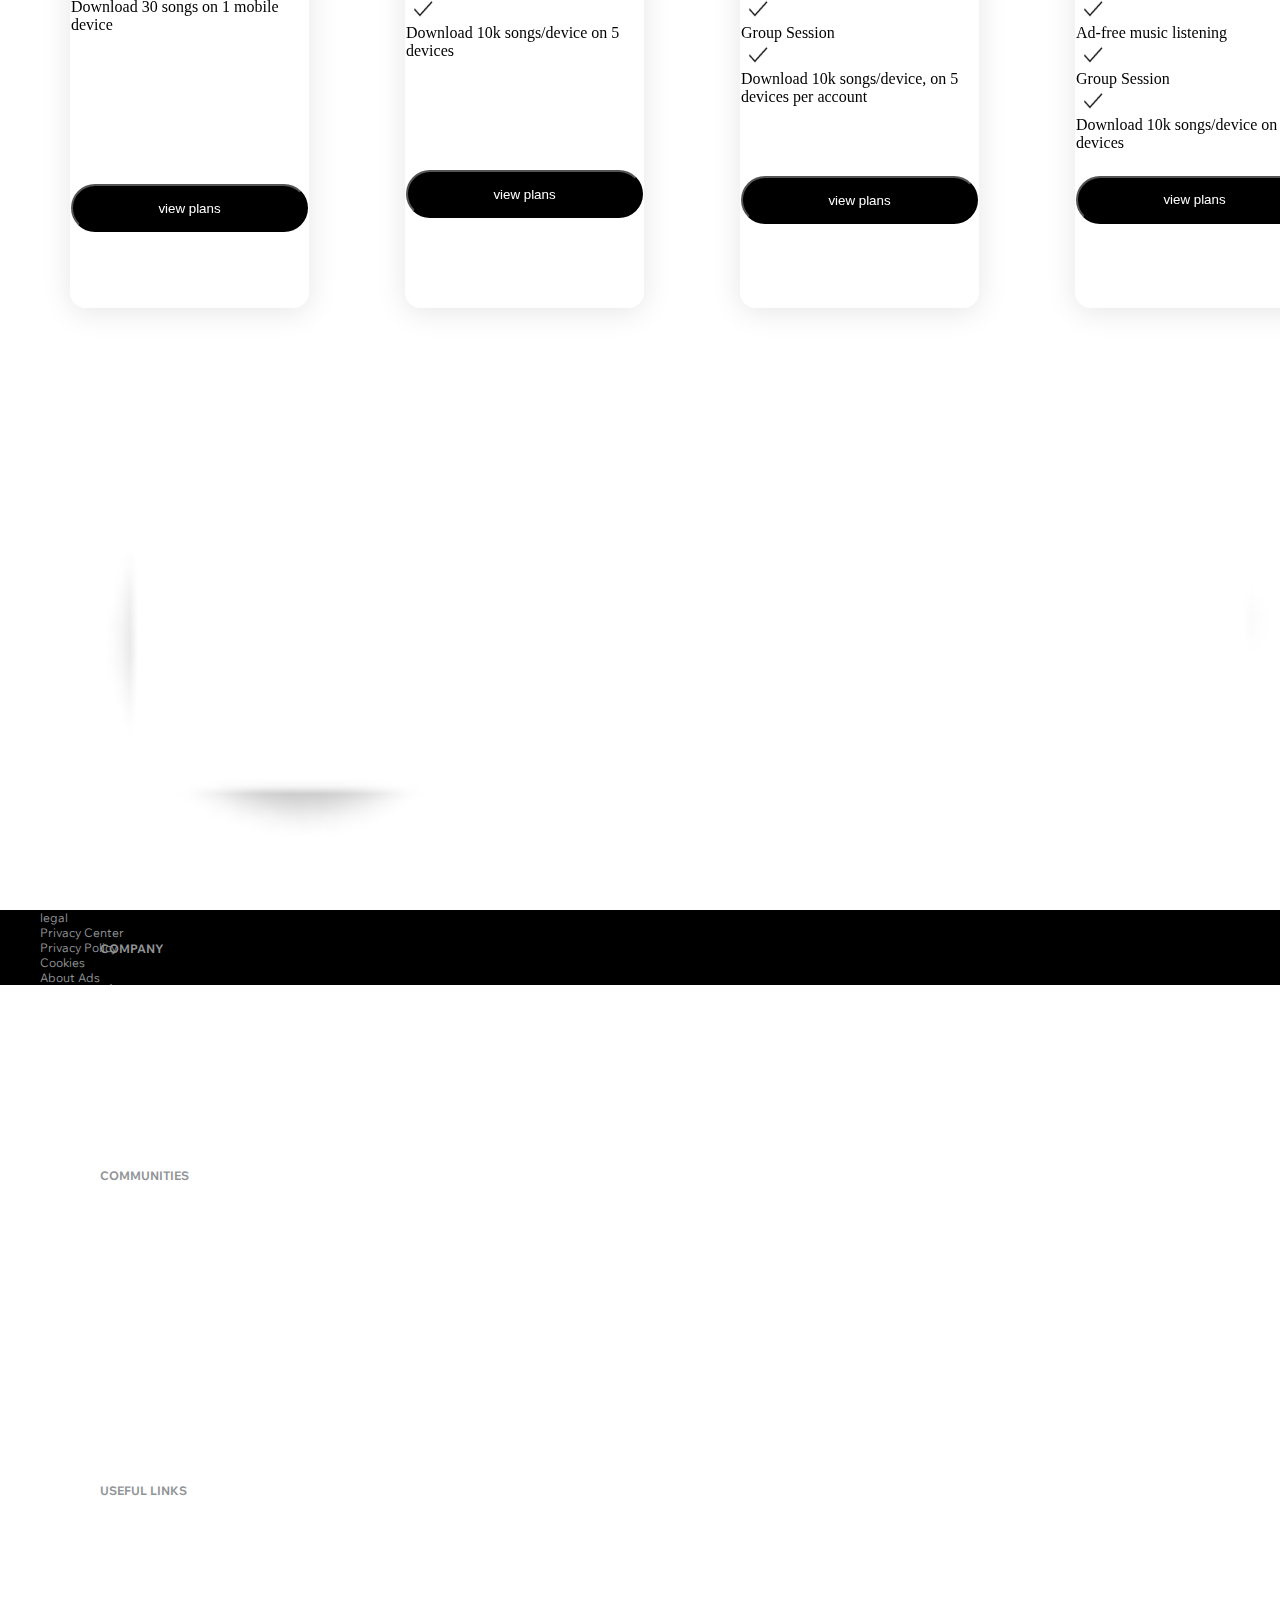
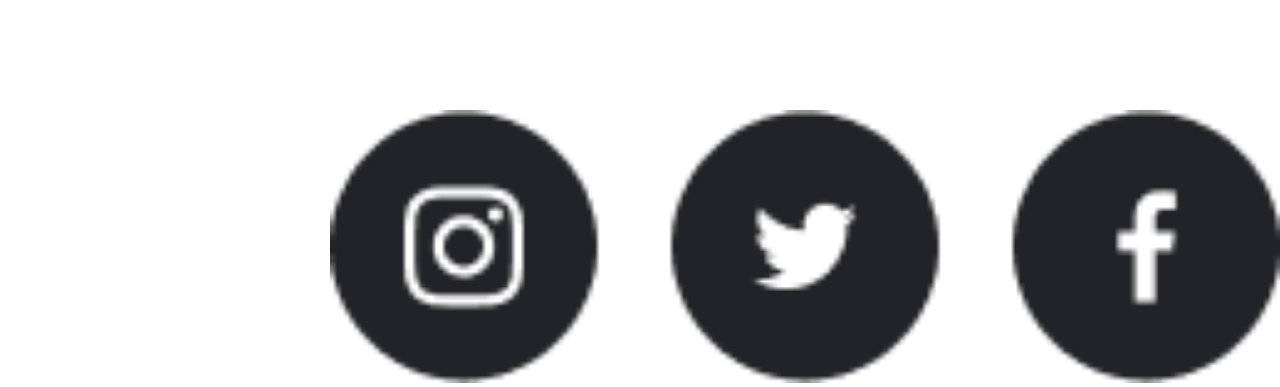
<file: lec 9/index.html>
<!DOCTYPE html>
<html lang="en">
<meta charset="UTF-8">
<meta http-equiv="X-UA-Compatible" content="IE=edge">
<meta name="viewport" content="width=device-width, initial-scale=1.0">
<link href="https://cdn.jsdelivr.net/npm/bootstrap@5.3.0-alpha3/dist/css/bootstrap.min.css" rel="stylesheet"
    integrity="sha384-KK94CHFLLe+nY2dmCWGMq91rCGa5gtU4mk92HdvYe+M/SXH301p5ILy+dN9+nJOZ" crossorigin="anonymous">
<link rel="stylesheet" href="src/styles.css">
<title>Spotify</title>
</head>

<body>
    <nav class="navbar navbar-expand-lg bg-black  ">
        <div class="container">
            <a class="navbar-brand" href="#">
                <img src="./src/img/logosp.png" alt="spotifylogo" width="132" height="41">
            </a>
            <nav class="navbar navbar-expand-lg  ">
                <div class="container-fluid">
                    <div class="collapse navbar-collapse" id="navbarNavAltMarkup">
                        <div class="navbar-nav">
                            <a class="nav-link_head" href="#">premium</a>
                            <a class="nav-link_head" href="#">support</a>
                            <a class="nav-link_head"> download</a>
                        </div>
                        <div class="navbar-nav">
                            <img class="xazi" src="./src/img/xazi.png" alt="">
                            <a class="nav-link_head" aria-current="page" href="#">sing up</a>
                            <a class="nav-link_head" href="#">sing in</a>
                            <img class="xazi" src="./src/img/xazi.png" alt="">
                        </div>
                    </div>
                </div>
            </nav>
        </div>
    </nav>
    <section class="text-center">
        <h1>
            Get Premium free for 1 month
        </h1>
        <p class="com1">
            Just ₹119/month after. Debit and credit cards accepted. Cancel anytime.
        </p>
        <div class="firstbuttons ">
            <a href="login.html"><button type="button" class="btn btn-primary btn-lg getst">get started</button>
            </a>
            <button type="button" class="btn btn-primary btn-lg seeoth">see other plans</button>
        </div>
        <p class="com2">
            Terms and conditions apply. 1 month free not available for users who have already tried Premium.
        </p>
    </section>
    <section class="sec2 text-center align-content-center">
        <h2>
            The power of Premium
        </h2>
        <div class="row align-content-center">
            <div class="imgs">
                <img src="src/img/Image1.png" alt="">
                <h3 class="coms2">Ad-free music listening</h3>
                <p class="coms2">Enjoy uninterrupted music.</p>
            </div>
            <div class="imgs">
                <img src="src/img/Image2.png" alt="">
                <h3 class="coms2">Offline playback</h3>
                <p class="coms2">Save your data by listening offline.</p>
            </div>
            <div class="imgs">
                <img src="src/img/Image3.png" alt="">
                <h3 class="coms2">Play everywhere</h3>
                <p class="coms2">Listen on your speakers, TV, and other favorite devices.</p>
            </div>
            <div class="imgs">
                <img src="src/img/Image4.png" alt="">
                <h3 class="coms2">Pay your way</h3>
                <p class="coms2">Prepay with Paytm, UPI, and more.</p>
            </div>
        </div>
    </section>
    <div class="text-center ">
        <h5>Pick your Premium</h5>
        <p class="h5-p">Listen without limits on your phone, speaker, and other devices.</p>
        <img class="h5-img" src="./src/img/cards.png" alt="">
    </div>
    <section class="sec3">
        <div class="downmenu">
            <h4>
                One-time plans available
            </h4>
            <h6>
                mini
            </h6>
            <p>
                From ₹7/day
                1 account on mobile only
            </p>
            <div class="line-1"></div>
            <div class="d-flex">
                <img class="frame" src="src/img/Frame.png" alt="">
                <p>Ad-free music listening on mobile</p>
            </div>
            <div class="d-flex">
                <img class="frame" src="src/img/Frame.png" alt="">
                <p>Group Session</p>
            </div>
            <div class="d-flex">
                <img class="frame" src="src/img/Frame.png" alt="">
                <p>Download 30 songs on 1 mobile device</p>
            </div>
            <button type="button" class="downbutton">view plans</button>
        </div>
        <div class="downmenu">
            <p class="blue">1 month free</p>
            <h4>
                One-time plans available
            </h4>
            <h6>
                Individual
            </h6>
            <p>
                ₹119/month after offer period
                1 account
            </p>
            <div class="line-1"></div>
            <div class="d-flex">
                <img class="frame" src="src/img/Frame.png" alt="">
                <p>Ad-free music listening</p>
            </div>
            <div class="d-flex">
                <img class="frame" src="src/img/Frame.png" alt="">
                <p>Group Session</p>
            </div>
            <div class="d-flex">
                <img class="frame" src="src/img/Frame.png" alt="">
                <p>Download 10k songs/device on 5 devices</p>
            </div>
            <button type="button" class="downbutton1">view plans</button>
        </div>
        <div class="downmenu">
            <p class="blue">1 month free</p>
            <h4>
                One-time plans available
            </h4>
            <h6>
                Duo
            </h6>
            <p>
                ₹149/month after offer period
                2 account
            </p>
            <div class="line-1"></div>
            <div class="d-flex">
                <img class="frame" src="src/img/Frame.png" alt="">
                <p>For couples who live together</p>
            </div>
            <div class="d-flex">
                <img class="frame" src="src/img/Frame.png" alt="">
                <p>Ad-free music listening</p>
            </div>
            <div class="d-flex">
                <img class="frame" src="src/img/Frame.png" alt="">
                <p>Group Session</p>
            </div>
            <div class="d-flex">
                <img class="frame" src="src/img/Frame.png" alt="">
                <p>Download 10k songs/device, on 5 devices per account</p>
            </div>
            <button type="button" class="downbutton2">view plans</button>
        </div>
        <div class="downmenu">
            <p class="blue">1 month free</p>
            <h4>
                One-time plans available
            </h4>
            <h6>
                Family
            </h6>
            <p>
                ₹179/month after offer period
                Up to 6 accounts </p>
            <div class="line-1"></div>
            <div class="d-flex">
                <img class="frame" src="src/img/Frame.png" alt="">
                <p>For family who live together</p>
            </div>
            <div class="d-flex">
                <img class="frame" src="src/img/Frame.png" alt="">
                <p>Block explicit music</p>
            </div>
            <div class="d-flex">
                <img class="frame" src="src/img/Frame.png" alt="">
                <p>Ad-free music listening</p>
            </div>
            <div class="d-flex">
                <img class="frame" src="src/img/Frame.png" alt="">
                <p>Group Session</p>
            </div>
            <div class="d-flex">
                <img class="frame" src="src/img/Frame.png" alt="">
                <p>Download 10k songs/device on 5 devices</p>
            </div>
            <button type="button" class="downbutton3">view plans</button>
        </div>
    </section>
    <span class="downpage bg-black">
        <div class="downpage d-flex bg-black  ">
            <div class="downpage1">
                <img src="src/img/logosp.png" alt="">
            </div>
            <div class="downpage1">
                <ul>
                    <header>company</header>
                    <li>about</li>
                    <li>jobs</li>
                    <li>for the record</li>
                </ul>
            </div>
            <div class="downpage1">
                <ul>
                    <header>communities</header>
                    <li>For Artists</li>
                    <li>Developers</li>
                    <li>Advertising</li>
                    <li>Investors</li>
                    <li>Vendors</li>
                </ul>
            </div>
            <div class="downpage1">
                <ul>
                    <header>useful links</header>
                    <li>Support</li>
                    <li>Web Player</li>
                    <li>Free Mobile App</li>
                </ul>
            </div>
            <div class="downpage2">
                <img src="src/img/fbintw.png" alt="">
            </div>
        </div>
        <div class="d-flex bg-black byeh">
            <div class="bye">
                <p>legal</p>
            </div>
            <div class="bye">
                <p>Privacy Center</p>
            </div>
            <div class="bye">
                <p>Privacy Policy</p>
            </div>
            <div class="bye">
                <p>Cookies</p>
            </div>
            <div class="bye">
                <p>About Ads</p>
            </div>
        </div>
    </span>
</body>

</html>
</file>
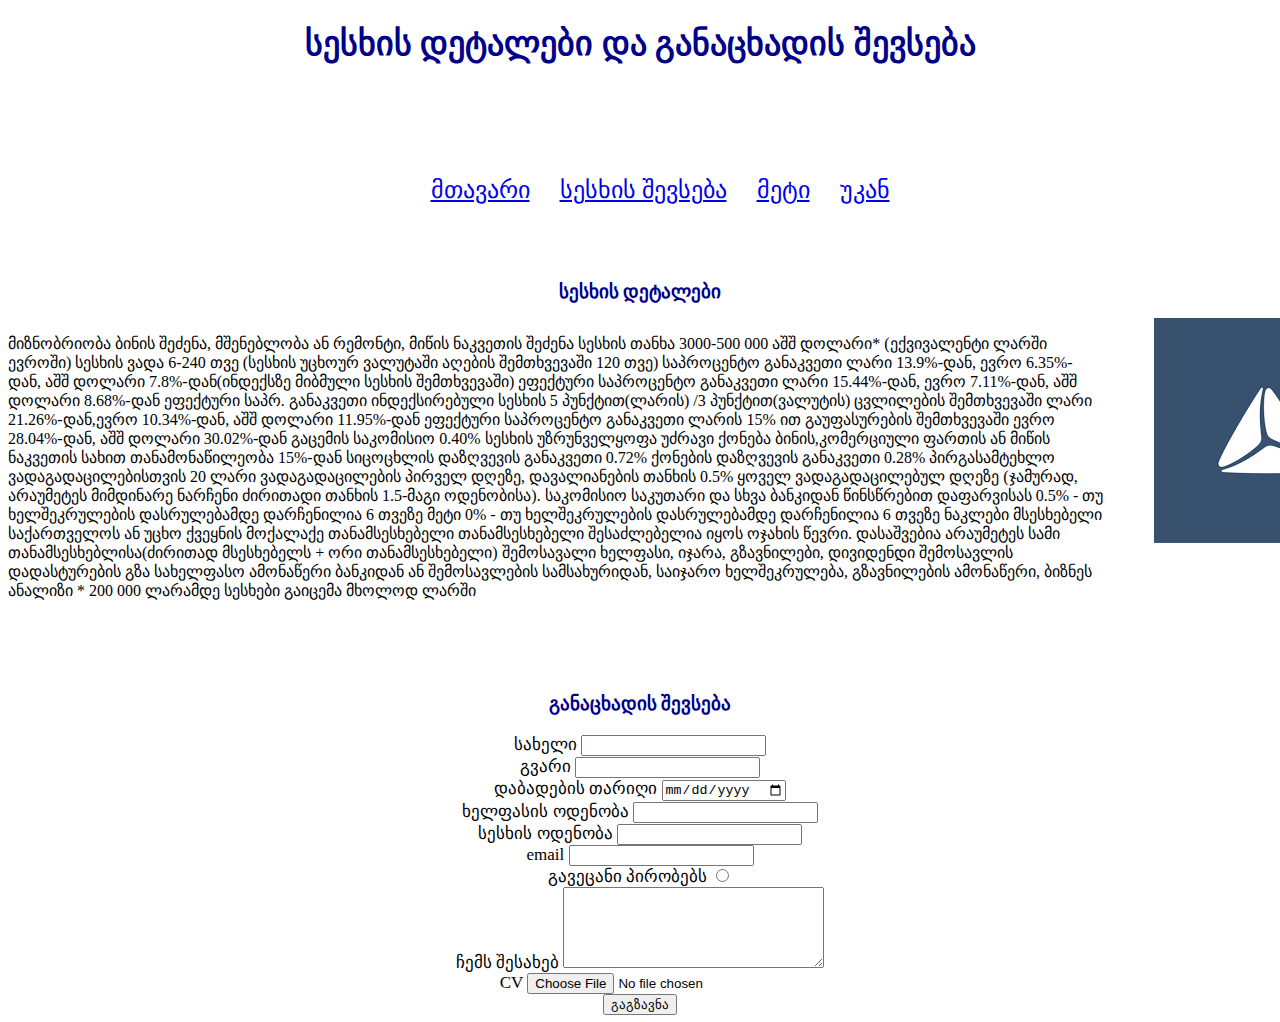
<file: lec 4/contact.html>
<!DOCTYPE html>
<html lang="en">

<head>
    <meta charset="UTF-8">
    <meta http-equiv="X-UA-Compatible" content="IE=edge">
    <meta name="viewport" content="width=device-width, initial-scale=1.0">
    <title>Document</title>
</head>

<body>
    <h1 style="text-align: center; font-size: 0.9cm; color: darkblue;">სესხის დეტალები და განაცხადის შევსება</h1>
    <ul
        style="display: flex; list-style: none; gap: 30px;font-size: x-large; justify-content: center; margin-top: 3cm;">
        <li>
            <a href="index.html">მთავარი</a>
        </li>
        <li>
            <a href="contact.html">სესხის შევსება</a>
        </li>
        <li>
            <a href="https://www.tbcbank.ge/web/ka" target="_blank">მეტი</a>
        </li>
        <li>
            <a href="index.html">უკან</a>
        </li>
    </ul>
    <h2 style="text-align: center; font-size: 0.5cm; color: darkblue;margin-top: 2cm;">სესხის დეტალები</h2>
    <div style="display: flex; gap: 50px;">
        <div>
            <p style="width: 29cm;">მიზნობრიობა ბინის შეძენა, მშენებლობა ან რემონტი, მიწის ნაკვეთის შეძენა
                სესხის თანხა 3000-500 000 აშშ დოლარი* (ექვივალენტი ლარში ევროში)
                სესხის ვადა 6-240 თვე (სესხის უცხოურ ვალუტაში აღების შემთხვევაში 120 თვე)
                საპროცენტო განაკვეთი ლარი 13.9%-დან, ევრო 6.35%-დან, აშშ დოლარი 7.8%-დან(ინდექსზე მიბმული სესხის
                შემთხვევაში)
                ეფექტური საპროცენტო განაკვეთი ლარი 15.44%-დან, ევრო 7.11%-დან, აშშ დოლარი 8.68%-დან
                ეფექტური საპრ. განაკვეთი ინდექსირებული სესხის 5 პუნქტით(ლარის) /3 პუნქტით(ვალუტის) ცვლილების შემთხვევაში
                ლარი
                21.26%-დან,ევრო 10.34%-დან, აშშ დოლარი 11.95%-დან
                ეფექტური საპროცენტო განაკვეთი ლარის 15% ით გაუფასურების შემთხვევაში ევრო 28.04%-დან, აშშ დოლარი
                30.02%-დან
                გაცემის საკომისიო 0.40%
                სესხის უზრუნველყოფა უძრავი ქონება ბინის,კომერციული ფართის ან მიწის ნაკვეთის სახით
                თანამონაწილეობა 15%-დან
                სიცოცხლის დაზღვევის განაკვეთი 0.72%
                ქონების დაზღვევის განაკვეთი 0.28%
                პირგასამტეხლო ვადაგადაცილებისთვის 20 ლარი ვადაგადაცილების პირველ დღეზე, დავალიანების თანხის 0.5% ყოველ
                ვადაგადაცილებულ დღეზე (ჯამურად, არაუმეტეს მიმდინარე ნარჩენი ძირითადი თანხის 1.5-მაგი ოდენობისა).
                საკომისიო საკუთარი და სხვა ბანკიდან წინსწრებით დაფარვისას 0.5% - თუ ხელშეკრულების დასრულებამდე
                დარჩენილია 6
                თვეზე მეტი
                0% - თუ ხელშეკრულების დასრულებამდე დარჩენილია 6 თვეზე ნაკლები
                მსესხებელი საქართველოს ან უცხო ქვეყნის მოქალაქე
                თანამსესხებელი თანამსესხებელი შესაძლებელია იყოს ოჯახის წევრი. დასაშვებია არაუმეტეს სამი
                თანამსესხებლისა(ძირითად
                მსესხებელს + ორი თანამსესხებელი)
                შემოსავალი ხელფასი, იჯარა, გზავნილები, დივიდენდი
                შემოსავლის დადასტურების გზა სახელფასო ამონაწერი ბანკიდან ან შემოსავლების სამსახურიდან, საიჯარო
                ხელშეკრულება,
                გზავნილების ამონაწერი, ბიზნეს ანალიზი
                * 200 000 ლარამდე სესხები გაიცემა მხოლოდ ლარში</p>
        </div>
        <div>
            <img src="img/download.png" alt="">
        </div>
    </div>
    <h3 style="text-align: center; font-size: 0.5cm; color: darkblue;margin-top: 2cm;">განაცხადის შევსება</h3>
    <form>
        <div style=" text-align: center; font-size: 0.45cm;">
            <div style="gap: 20px;">
                <label>სახელი</label>
                <input type="text">
            </div>
            <div>
                <label>გვარი</label>
                <input type="text">
            </div>
            <div>
                <label>დაბადების თარიღი</label>
                <input type="date">
            </div>
            <div>
                <label>ხელფასის ოდენობა</label>
                <input type="number">
            </div>
            <div>
                <label>სესხის ოდენობა</label>
                <input type="number">
            </div>
            <div>
                <label>email</label>
                <input type="email">
            </div>
            <div>
                <label>გავეცანი პირობებს</label>
                <input type="radio">
            </div>
            <div>
                <label>ჩემს შესახებ</label>
                <textarea cols="30" rows="5"></textarea>
            </div>
            <div>
                <label>CV</label>
                <input type="file">
            </div>
            <div>
                <input type="submit" value="გაგზავნა">
            </div>
        </div>
    </form>




    
</body>

</html>
</file>
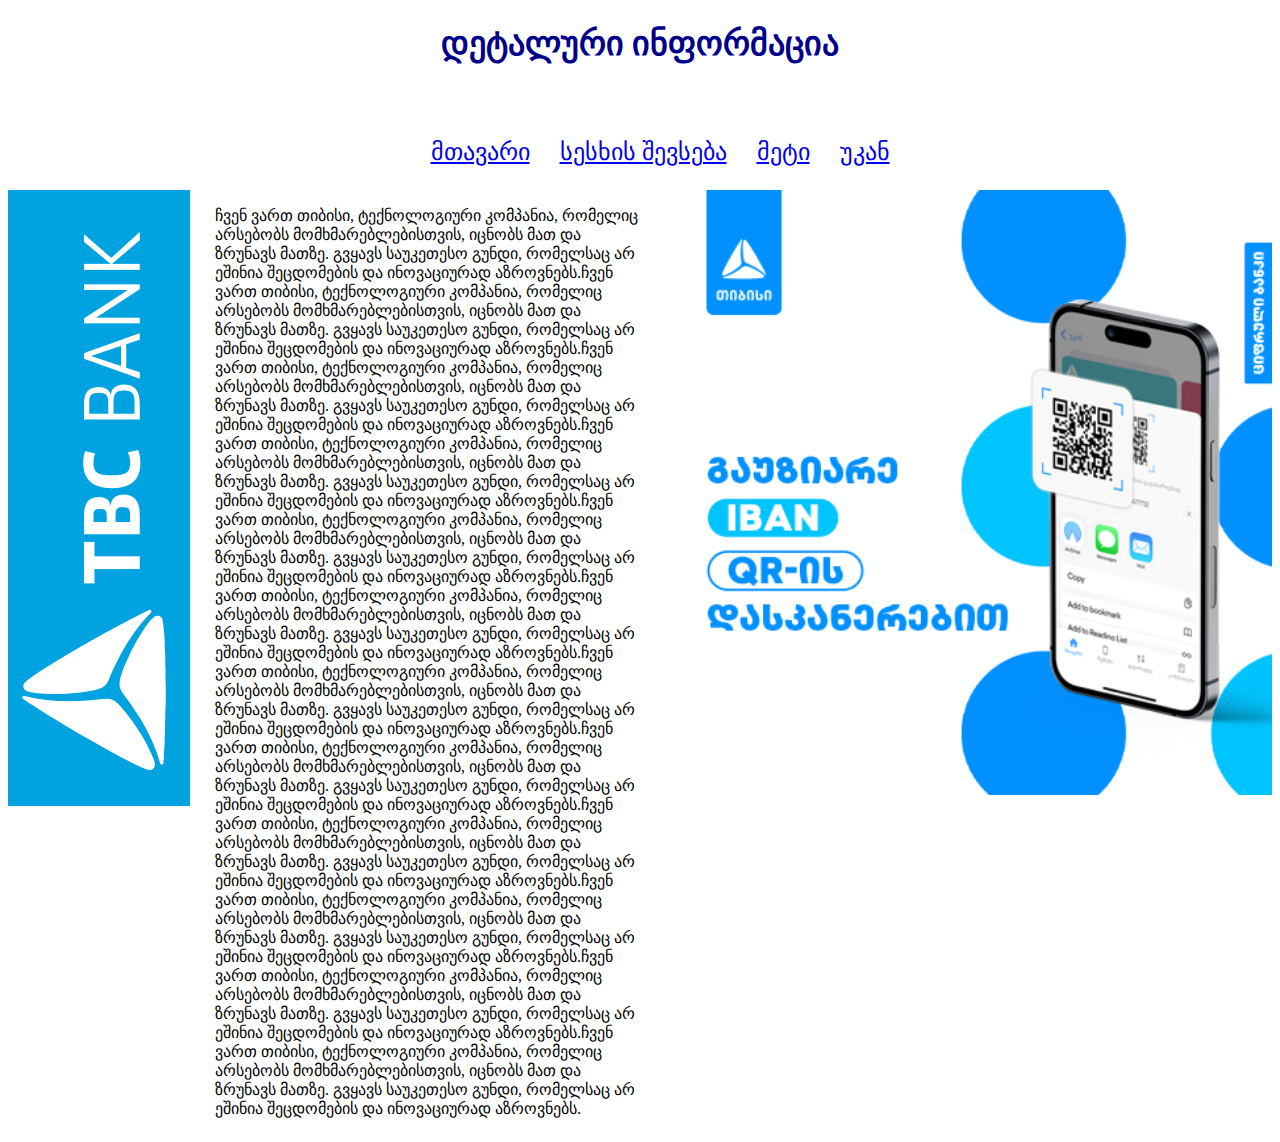
<file: lec 4/service.html>
<!DOCTYPE html>
<html lang="en">

<head>
    <meta charset="UTF-8">
    <meta http-equiv="X-UA-Compatible" content="IE=edge">
    <meta name="viewport" content="width=device-width, initial-scale=1.0">
    <title>Document</title>
</head>

<body>
    <h1 style="text-align: center; font-size: 0.9cm; color: darkblue;">დეტალური ინფორმაცია</h1>
    <ul
        style="display: flex; list-style: none; gap: 30px;font-size: x-large; justify-content: center; margin-top: 2cm;">
        <li>
            <a href="index.html">მთავარი</a>
        </li>
        <li>
            <a href="contact.html">სესხის შევსება</a>
        </li>
        <li>
            <a href="https://www.tbcbank.ge/web/ka" target="_blank">მეტი</a>
        </li>
        <li>
            <a href="index.html">უკან</a>
        </li>
    </ul>
    <div style="display: flex; gap: 25px;">
        <div>
            <img src="img/tbc_bank.png" alt="">
        </div>
        <div style="width: 17cm;">
            <p>ჩვენ ვართ თიბისი, ტექნოლოგიური კომპანია, რომელიც არსებობს მომხმარებლებისთვის, იცნობს მათ და ზრუნავს
                მათზე. გვყავს საუკეთესო გუნდი, რომელსაც არ ეშინია შეცდომების და ინოვაციურად აზროვნებს.ჩვენ ვართ თიბისი,
                ტექნოლოგიური კომპანია, რომელიც არსებობს მომხმარებლებისთვის, იცნობს მათ და ზრუნავს მათზე. გვყავს
                საუკეთესო გუნდი, რომელსაც არ ეშინია შეცდომების და ინოვაციურად აზროვნებს.ჩვენ ვართ თიბისი, ტექნოლოგიური
                კომპანია, რომელიც არსებობს მომხმარებლებისთვის, იცნობს მათ და ზრუნავს მათზე. გვყავს საუკეთესო გუნდი,
                რომელსაც არ ეშინია შეცდომების და ინოვაციურად აზროვნებს.ჩვენ ვართ თიბისი, ტექნოლოგიური კომპანია, რომელიც
                არსებობს მომხმარებლებისთვის, იცნობს მათ და ზრუნავს მათზე. გვყავს საუკეთესო გუნდი, რომელსაც არ ეშინია
                შეცდომების და ინოვაციურად აზროვნებს.ჩვენ ვართ თიბისი, ტექნოლოგიური კომპანია, რომელიც არსებობს
                მომხმარებლებისთვის, იცნობს მათ და ზრუნავს მათზე. გვყავს საუკეთესო გუნდი, რომელსაც არ ეშინია შეცდომების
                და ინოვაციურად აზროვნებს.ჩვენ ვართ თიბისი, ტექნოლოგიური კომპანია, რომელიც არსებობს მომხმარებლებისთვის,
                იცნობს მათ და ზრუნავს მათზე. გვყავს საუკეთესო გუნდი, რომელსაც არ ეშინია შეცდომების და ინოვაციურად
                აზროვნებს.ჩვენ ვართ თიბისი, ტექნოლოგიური კომპანია, რომელიც არსებობს მომხმარებლებისთვის, იცნობს მათ და
                ზრუნავს მათზე. გვყავს საუკეთესო გუნდი, რომელსაც არ ეშინია შეცდომების და ინოვაციურად აზროვნებს.ჩვენ ვართ
                თიბისი, ტექნოლოგიური კომპანია, რომელიც არსებობს მომხმარებლებისთვის, იცნობს მათ და ზრუნავს მათზე. გვყავს
                საუკეთესო გუნდი, რომელსაც არ ეშინია შეცდომების და ინოვაციურად აზროვნებს.ჩვენ ვართ თიბისი, ტექნოლოგიური
                კომპანია, რომელიც არსებობს მომხმარებლებისთვის, იცნობს მათ და ზრუნავს მათზე. გვყავს საუკეთესო გუნდი,
                რომელსაც არ ეშინია შეცდომების და ინოვაციურად აზროვნებს.ჩვენ ვართ თიბისი, ტექნოლოგიური კომპანია, რომელიც
                არსებობს მომხმარებლებისთვის, იცნობს მათ და ზრუნავს მათზე. გვყავს საუკეთესო გუნდი, რომელსაც არ ეშინია
                შეცდომების და ინოვაციურად აზროვნებს.ჩვენ ვართ თიბისი, ტექნოლოგიური კომპანია, რომელიც არსებობს
                მომხმარებლებისთვის, იცნობს მათ და ზრუნავს მათზე. გვყავს საუკეთესო გუნდი, რომელსაც არ ეშინია შეცდომების
                და ინოვაციურად აზროვნებს.ჩვენ ვართ თიბისი, ტექნოლოგიური კომპანია, რომელიც არსებობს მომხმარებლებისთვის,
                იცნობს მათ და ზრუნავს მათზე. გვყავს საუკეთესო გუნდი, რომელსაც არ ეშინია შეცდომების და ინოვაციურად
                აზროვნებს.</p>
        </div>
        <div>
            <img src="img/mbank qr 460x460_geo.png" style="height: 16cm; width: auto;" alt="">
        </div>
    </div>
</body>

</html>
</file>
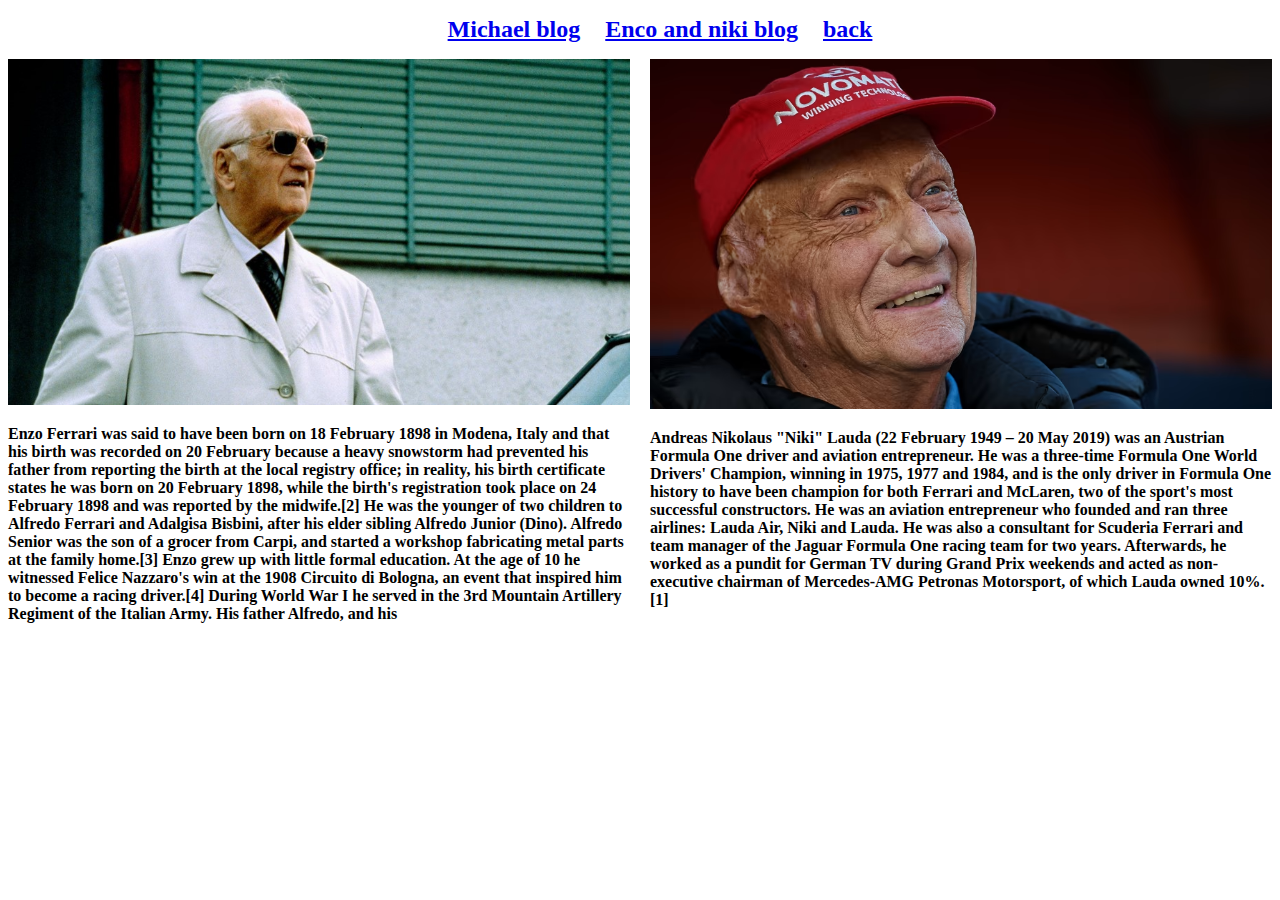
<file: lec 5/blog2.html>
<!DOCTYPE html>
<html lang="en">

<head>
    <meta charset="UTF-8">
    <meta http-equiv="X-UA-Compatible" content="IE=edge">
    <meta name="viewport" content="width=device-width, initial-scale=1.0">
    <link rel="stylesheet" href="./scr/styles/styles.css">
    <title>Document</title>
</head>

<body>
    <header>
        <nav>
            <div class="michael">
                <ul class="schumacher">
                    <li>
                        <a href="blog.html"> Michael blog</a>
                    </li>
                    <li>
                        <a href="blog2.html"> Enco and niki blog</a>
                    </li>
                    <li>
                        <a href="index.html">back</a>
                    </li>
                </ul>
            </div>
        </nav>
        <nav>
            <div class="firstblog">
                <div>
                    <image src="img/Picture1.jpg" alt="">
                        <p>Enzo Ferrari was said to have been born on 18 February 1898 in Modena, Italy and that his
                            birth
                            was recorded on 20 February because a heavy snowstorm had prevented his father from
                            reporting
                            the birth at the local registry office; in reality, his birth certificate states he was born
                            on
                            20 February 1898, while the birth's registration took place on 24 February 1898 and was
                            reported
                            by the midwife.[2] He was the younger of two children to Alfredo Ferrari and Adalgisa
                            Bisbini,
                            after his elder sibling Alfredo Junior (Dino). Alfredo Senior was the son of a grocer from
                            Carpi, and started a workshop fabricating metal parts at the family home.[3] Enzo grew up
                            with
                            little formal education. At the age of 10 he witnessed Felice Nazzaro's win at the 1908
                            Circuito
                            di Bologna, an event that inspired him to become a racing driver.[4] During World War I he
                            served in the 3rd Mountain Artillery Regiment of the Italian Army. His father Alfredo, and
                            his
                        </p>
                </div>
                <div>
                    <img src="./img/image.avif" alt="">
                    <p>
                        Andreas Nikolaus "Niki" Lauda (22 February 1949 – 20 May 2019) was an Austrian Formula One
                        driver and aviation entrepreneur. He was a three-time Formula One World Drivers' Champion,
                        winning in 1975, 1977 and 1984, and is the only driver in Formula One history to have been
                        champion for both Ferrari and McLaren, two of the sport's most successful constructors.

                        He was an aviation entrepreneur who founded and ran three airlines: Lauda Air, Niki and
                        Lauda. He was also a consultant for Scuderia Ferrari and team manager of the Jaguar Formula
                        One racing team for two years. Afterwards, he worked as a pundit for German TV during Grand
                        Prix weekends and acted as non-executive chairman of Mercedes-AMG Petronas Motorsport, of
                        which Lauda owned 10%.[1]
                    </p>
                </div>

            </div>
        </nav>
    </header>

</body>

</html>
</file>
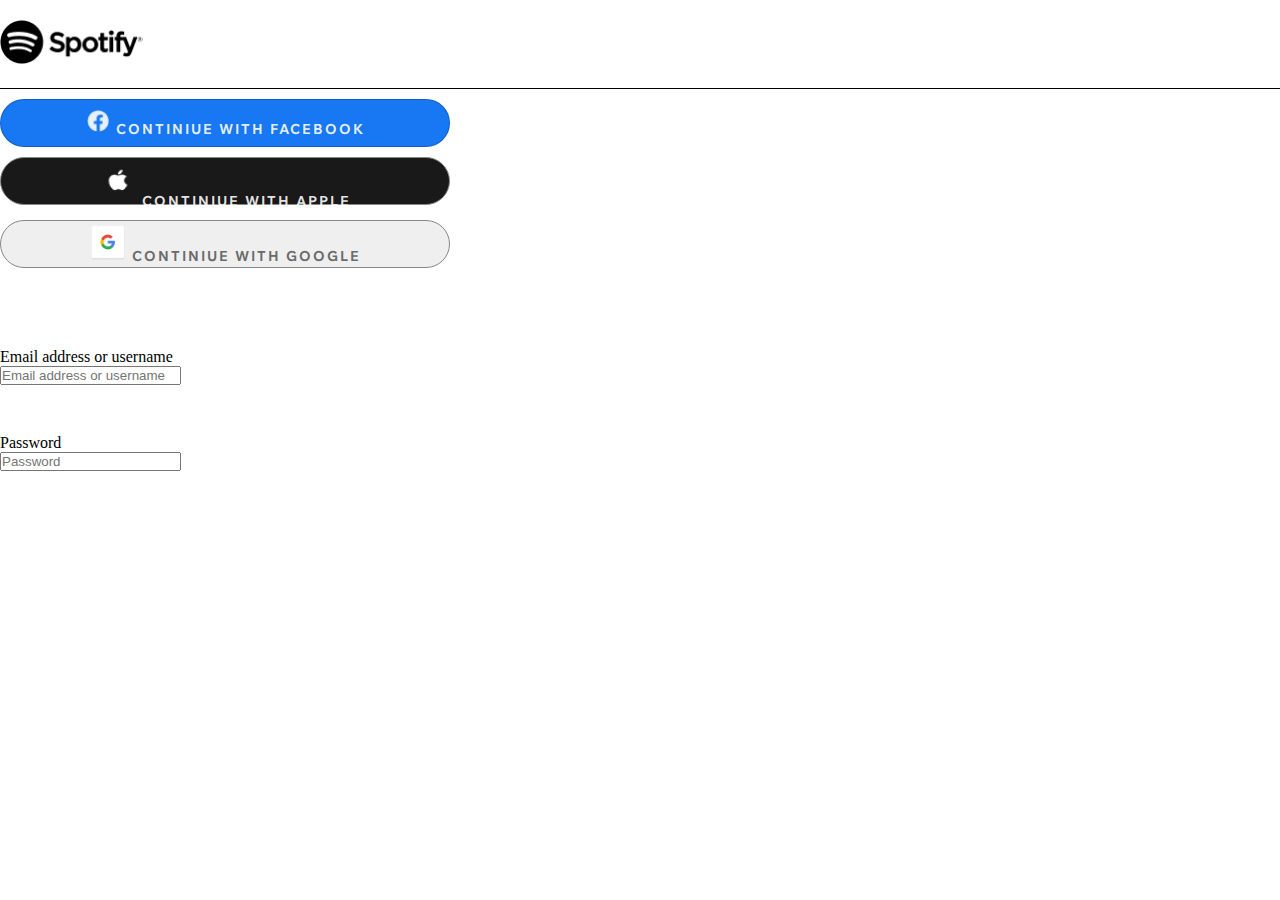
<file: lec 9/login.html>
<!DOCTYPE html>
<html lang="en">

<head>
    <meta charset="UTF-8">
    <meta http-equiv="X-UA-Compatible" content="IE=edge">
    <meta name="viewport" content="width=device-width, initial-scale=1.0">
    <link href="https://cdn.jsdelivr.net/npm/bootstrap@5.3.0-alpha3/dist/css/bootstrap.min.css" rel="stylesheet"
        integrity="sha384-KK94CHFLLe+nY2dmCWGMq91rCGa5gtU4mk92HdvYe+M/SXH301p5ILy+dN9+nJOZ" crossorigin="anonymous">
    <link rel="stylesheet" href="src/styles.css">
    <title>spotify log in</title>
</head>

<body>
    <div class="text-center">
        <div>
            <img class="logov2" src="src/img/blacklogo.png" alt="">
        </div>
        <div class="line-1"></div>
        <div class="mt-2">
            <div>
                <button  class="btnfb"><img class="fb" src="./src/img/ffb.png" alt=""> continiue with facebook</button>
            </div>
            <div>
                <button class="btnapple"><img class="fb1" src="./src/img/app.png" alt=""> continiue with apple</button>
            </div>
            <div>
                <button class="btngg"><img class="fb2" src="./src/img/gg.png" alt=""> continiue with google</button>
            </div>
        </div>
    </div>
    <div class="mt-5 position-absolute top-50 start-50 translate-middle">
        <p class="">Email address or username</p>
        <div class="input-group flex-nowrap inpt">
            <input type="text" class="form-control" placeholder="Email address or username" aria-label="Username"
                aria-describedby="addon-wrapping">
        </div>
        <p>Password</p>
        <div class="input-group flex-nowrap inpt ">
            <input type="text" class="form-control" placeholder="Password" aria-label="Password"
                aria-describedby="addon-wrapping">
        </div>
    </div>















</body>

</html>
</file>
<file: lec 5/scr/styles/styles.css>
/* .human ul{
    list-style: none;
}

.mans li {
    font-size: larger;
    text-align: center;
}
.mans {
    display: flex;
    gap: 20px;
} */
.scuderia {
    text-align: center;
    font-size: 40px;
    color: darkred;
}

.f1_1 {
    display: flex;
}

.f1 {
    width: 1180px;
    margin: 0 auto;
    /* display flex?; rato ara? */
}

img {
    width: 100%;
    height: 100%;
    object-fit: cover;
}

.f1_2 {
    display: flex;
    height: 300px;
    flex-direction: column;
    width: 33, 3%;
    padding: 0.20px;
    height: 600px;
    font-size: 43px;
    text-align: center;
}

.f1_2 img {
    height: 360px;
}
.schumacher li{
    list-style: none; 
    font-size: x-large;
    font-weight: 600;
}
.michael ul{
    display: flex;
    gap: 25px;
    justify-content: center;
}
.firstblog{
    display: flex;
    align-items: flex-start;
    gap: 20px;
}
.firstdetails{
    font-size: x-large;
    width: 1500px;
}
.firstblog div{
    width: 100%;
    font-weight: 600;
}
</file>
<file: lec 6/src/styles.css>
@font-face {
    font-family: myfirst;
    src: url(./fonts/Poppins.zip);
}

* {
    margin: 0;
    padding: 0;
}

img {
    width: 100%;
}

.aling-center {
    align-items: center;
}

body {
    background-image: url(img/Formula.png);
}

.container {
    width: 1280px;
    margin: 0 auto;
    align-items: start;
}

.row {
    display: flex;
    flex-wrap: wrap;
}

.justify-between {
    justify-content: space-between;
}

.logo1 {
    position: absolute;
    width: 179px;
    height: 179px;
    left: 58px;
    top: -18px;
}

.main {
    list-style: none;
    gap: 34px;
    position: absolute;
    width: 702px;
    height: 27px;
    left: 498px;
    top: 21px;
    font-family: ;
    font-weight: 900;
    font-size: 18px;
    line-height: 27px;
    letter-spacing: 0.06em;
    text-transform: uppercase;
}

.logo2 {
    position: absolute;
    width: 39px;
    height: 20px;
    left: 1400px;
    margin-top: 61px;
}

.page1 {
    margin-top: 150px;
    display: flex;
}


h1 {
    width: 799px;
    height: 154px;
    left: 140px;
    top: 255px;
    font-family: system-ui, -apple-system, BlinkMacSystemFont, 'Segoe UI', Roboto, Oxygen, Ubuntu, Cantarell, 'Open Sans', 'Helvetica Neue', sans-serif;
    font-style: normal;
    font-weight: 800;
    font-size: 74px;
    line-height: 77px;
    text-transform: uppercase;
    color: #000000;
}

h2 {
    width: 431px;
    height: 35px;
    margin-top: 30px;
    font-family: 'system-ui, -apple-system, BlinkMacSystemFont, ' Segoe UI', Roboto, Oxygen, Ubuntu, Cantarell, ' Open Sans', ' Helvetica Neue', sans-serif;';
    font-style: normal;
    font-weight: 500;
    font-size: 23px;
    line-height: 34px;
    letter-spacing: 0.21em;
    text-transform: uppercase;
    color: #000000;
}

.p1 {
    width: 490px;
    height: 100px;
    margin-top: 20px;
    font-family: 'system-ui, -apple-system, BlinkMacSystemFont, ' Segoe UI', Roboto, Oxygen, Ubuntu, Cantarell, ' Open Sans', ' Helvetica Neue', sans-serif;';
    font-style: normal;
    font-weight: 400;
    font-size: 15px;
    line-height: 22px;
    text-transform: capitalize;
    color: #000000;
}

.page1-1 {
    width: 50%;
}

.page1-2 {
    width: 2073px;
    height: 638px;
}

.home-btn {
    width: 239px;
    height: 66px;
    background: linear-gradient(180deg, #EE0000 0%, #B40000 100%);
    border-radius: 5px;
    border: 2px;
    color: white;
    font-size: 16px;
    font-family: 'system-ui, -apple-system, BlinkMacSystemFont, ' Segoe UI', Roboto, Oxygen, Ubuntu, Cantarell, ' Open Sans', ' Helvetica Neue', sans-serif;';
    margin-left: 147px;
    margin-bottom: 50px;
}

.downspace {
    margin-left: 40px;
}

.details p {
    width: 55px;
    font-family: system-ui, -apple-system, BlinkMacSystemFont, 'Segoe UI', Roboto, Oxygen, Ubuntu, Cantarell, 'Open Sans', 'Helvetica Neue', sans-serif;
    font-weight: 900;
    text-align: center;
    margin-left: 30px;
}

.next {
    width: 104px;
    height: 44px;
    align-content: center;
    margin-left: 5px;
}

.pageimgs {
    margin-bottom: 90px;
    width: 199px;
    height: 178px;
    border-radius: 4px;
}

.header {
    width: full;
    height: 58px;

}

.section {
    display: flex;
    margin-top: 40px;
}

.section2 {
    width: 1200px;
    height: 931px;
    align-items: center;
}

.section3 {
    width: 390px;
    height: auto;
    margin-top: 70px;
}
</file>
<file: lec 9/src/styles.css>
@font-face {
    font-family: 'Helvetica';
    src: url(fonts/WixMadeforText-VariableFont_wght.ttf);
}

* {
    margin: 0;
    padding: 0;
}

img {
    width: 100%;
}

.nav-link_head {
    color: white;
    text-decoration: white;
    text-underline-position: none;
    margin-left: 50px;
    font-family: ;
}

.xazi {
    width: 2px;
    height: 26px;
    margin-left: 60px;
}

section {
    background-color: #1D75DE;
    padding-block: 3rem;
    width: 100%;
    height: auto;
}

h1 {
    padding-top: 100px;
    font-family: 'Helvetica';
    font-style: normal;
    font-weight: 700;
    color: white;
    font-size: 39px;
    align-items: center;
    text-align: center;
}

.com1 {
    padding-top: 25px;
    font-family: 'Helvetica';
    font-style: normal;
    font-weight: 400;
    font-size: 24px;
    color: white;
}

.firstbuttons {
    padding-top: 35px;
}

.getst {
    box-shadow: 0 8px 16px 0 rgba(0, 0, 0, 0.2), 0 6px 20px 0 rgba(0, 0, 0, 0.19);
    background-color: black;
    color: white;
    border-radius: 500px;
    border: 2px solid #000000;
    width: 160.8px;
    height: 52px;
}

.seeoth {
    box-shadow: 0 8px 16px 0 rgba(0, 0, 0, 0.2), 0 6px 20px 0 rgba(0, 0, 0, 0.19);

    width: 192.22px;
    height: 52px;
    border: 2px solid #FFFFFF;

    background: rgba(255, 255, 255, 0);
    border-radius: 500px;
    box-shadow: 0 4px 30px rgba(0, 0, 0, 0.1);
    backdrop-filter: blur(0px);
    -webkit-backdrop-filter: blur(0px);
    border: 1px solid rgba(255, 255, 255, 1);
}

.com2 {
    font-family: 'Helvetica';
    font-style: normal;
    font-weight: 400;
    font-size: 15px;
    color: white;
    padding-top: 40px;
    align-items: center;
    text-align: center;
}

.sec2 {
    padding-block: 3rem;
    width: 100%;
    height: auto;
    background-color: white;
    display: flex;
    flex-direction: column;
    align-items: center;
    text-align: center;
}

h2 {
    font-family: 'Helvetica';
    font-style: normal;
    font-weight: 700;
    font-size: 39px;
    padding-top: 40px;
}

.imgs {
    width: 172px;
    height: 172px;
    padding-top: 80px;
}

h3 {
    font-family: 'Helvetica';
    font-style: normal;
    font-weight: 700;
    font-size: 20px;
    padding-top: 40px;
}

.row {
    display: flex;
    justify-content: center;
    align-items: center;
    gap: 170px
}

.coms2 {
    width: 200px;
}

.sec3 {
    padding-block: 3rem;
    background-color: white;
    display: flex;
    flex-direction: wrap;
    align-items: center;
    padding-top: 100px;
    gap: 26px;
}

.downmenu {
    width: 269px;
    height: 530px;
    margin-left: 70px;
    background: rgba(255, 255, 255, 0.54);
    border-radius: 16px;
    box-shadow: 0 4px 30px rgba(0, 0, 0, 0.1);
    backdrop-filter: blur(13.5px);
    -webkit-backdrop-filter: blur(13.5px);
    border: 1px solid rgba(255, 255, 255, 0.87);
}

h5 {
    padding-top: 200px;
    font-family: 'Helvetica';
    font-style: normal;
    font-weight: 700;
    font-size: 38px;
    letter-spacing: -1.6px;

}

.blue {
    align-content: center;
    text-align: center;
    width: 138px;
    height: 26px;
    background: #0D72EA;
    border-radius: 4px;
    color: #FFFFFF;
}

.h5-p {
    font-family: 'Helvetica';
    font-style: normal;
    font-weight: 400;
    font-size: 16px;
}

.h5-img {
    width: 238px;
    height: 28px;
}

h6 {
    font-family: 'Helvetica';
    font-style: normal;
    font-weight: 700;
    font-size: 23px;
}

h4 {
    padding: 6px 8.23438px 6px 9px;
    border: 2px solid #0D72EA;
    border-radius: 6px;
    font-family: 'Helvetica';
    font-style: normal;
    font-weight: 700;
    box-sizing: border-box;
    font-size: 14px;
    color: #0D72EA;
    width: 190px;
}

.line-1 {
    border-top: 1px solid black;
}

.frame {
    width: 24px;
    height: 24px;
    padding-left: 5px;
}

.downbutton {
    width: 237px;
    height: 48px;
    background: #000000;
    border-radius: 500px;
    color: white;
    margin-top: 150px;
}

.downbutton1 {
    width: 237px;
    height: 48px;
    background: #000000;
    border-radius: 500px;
    color: white;
    margin-top: 110px;
}

.downbutton2 {
    width: 237px;
    height: 48px;
    background: #000000;
    border-radius: 500px;
    color: white;
    margin-top: 70px;
}

.downbutton3 {
    width: 237px;
    height: 48px;
    background: #000000;
    border-radius: 500px;
    color: white;
    margin-top: 10%;
}

.downpage {
    width: 100%;
    height: 554px;
}

.downpage1 {
    padding-top: 80px;
    padding-left: 100px;
}

.downpage2 {
    padding-top: 80px;
    padding-left: 330px;
}

header {
    font-family: 'Helvetica';
    font-style: normal;
    font-weight: 700;
    font-size: 12px;
    color: #919496;
    text-transform: uppercase;
}

ul {
    list-style: none;
    font-family: 'Helvetica';
    font-style: normal;
    font-weight: 400;
    font-size: 16px;
    color: #FFFFFF;
}

li {
    margin-top: 24px;
}

.byeh {
    background-color: #000000;
    width: 100%;

}

.bye {
    color: #919496;
    padding-left: 40px;
    font-family: 'Helvetica';
    font-style: normal;
    font-weight: 400;
    font-size: 12px;
}

.logov2 {
    width: 143px;
    height: 44px;
    margin-top: 20px;
    margin-bottom: 20px;
}

.btnfb {
    width: 450px;
    height: 48px;
    background: #1877F2;
    border: 1px solid rgba(0, 0, 0, 0.2);
    border-radius: 500px;
    font-family: 'Helvetica';
    font-style: normal;
    font-weight: 700;
    font-size: 14px;
    color: rgba(255, 255, 255, 0.9);
    text-transform: uppercase;
    letter-spacing: 2px;
    margin-top: 10px;
}

.btnapple {
    width: 450px;
    height: 48px;
    font-family: 'Helvetica';
    background: rgba(0, 0, 0, 0.9);
    border: 1px solid #878787;
    border-radius: 500px;
    font-style: normal;
    font-weight: 700;
    font-size: 14px;
    color: rgba(255, 255, 255, 0.9);
    text-transform: uppercase;
    letter-spacing: 2px;
    margin-top: 10px;
}

.btngg {
    width: 450px;
    height: 48px;
    font-family: 'Helvetica';
    border: 1px solid #878787;
    border-radius: 500px;
    text-transform: uppercase;
    color: #6A6A6A;
    font-style: normal;
    font-weight: 700;
    font-size: 14px;
    margin-top: 10px;
    letter-spacing: 2px;
    margin-bottom: 80px;
}

.inpt {
    width: 450px;
    height: 68px;
    border-radius: 4px;
    align-items: flex-start;
}

.fb{
    width: 26px;
    height: 26px;
}
.fb1{
    width: 38px;
    height: 48px;
}
.fb2{
    width: 38px;
    height: 38px;
}
</file>
